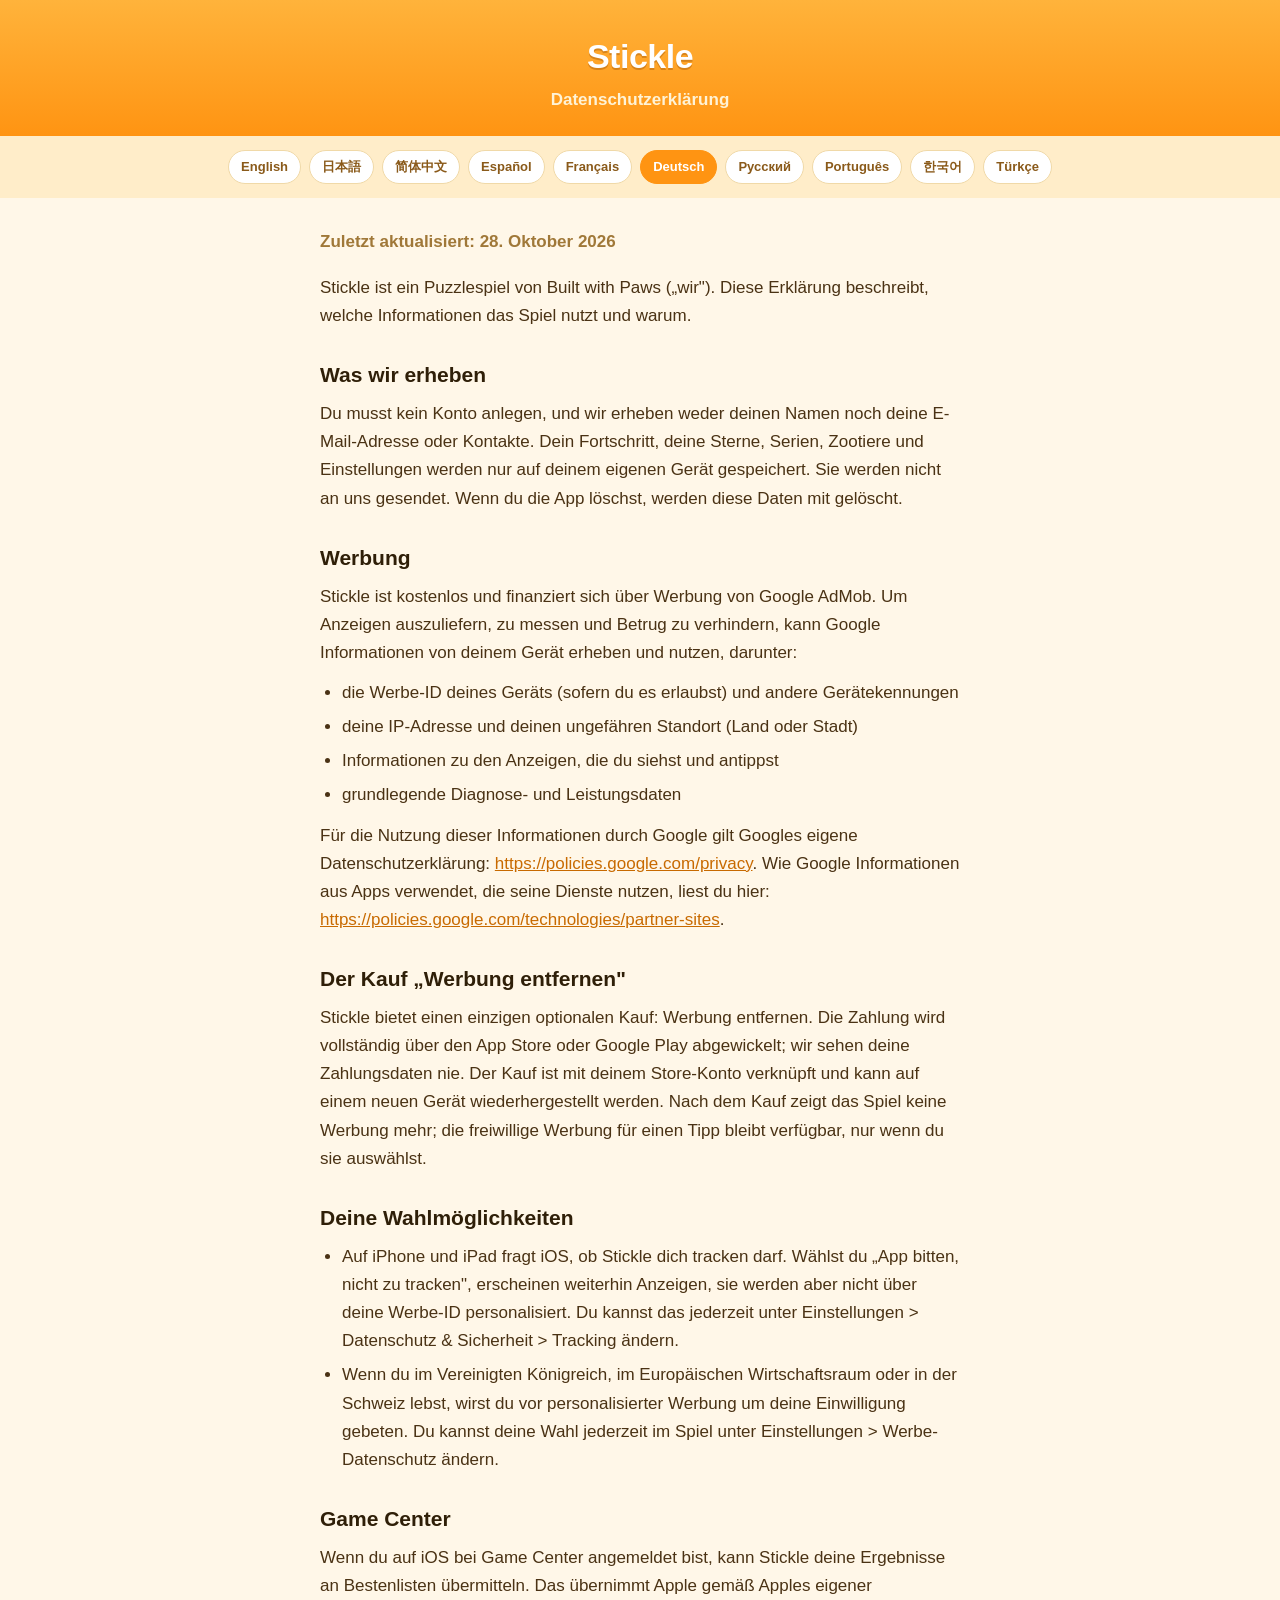
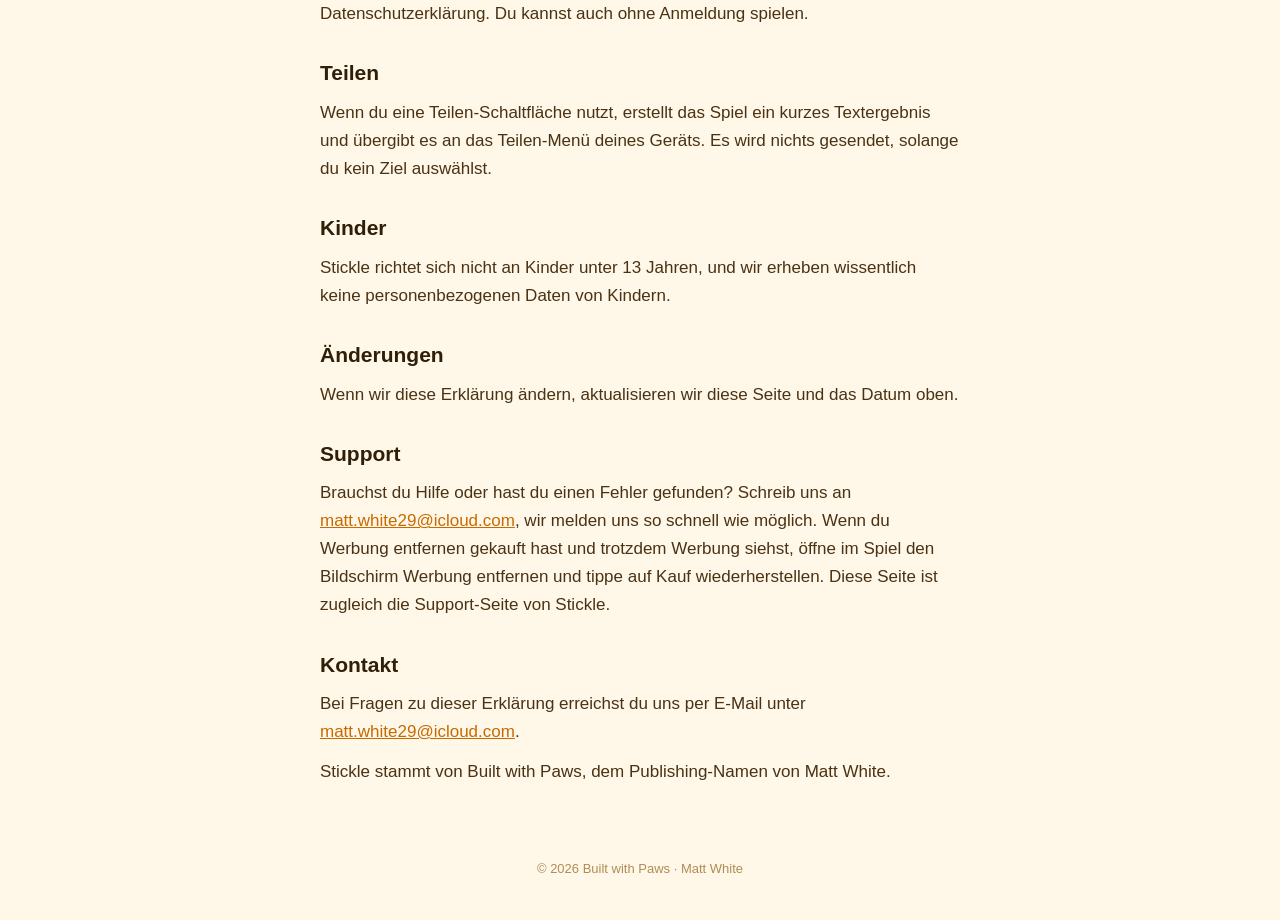
<file: de.html>
<!doctype html>
<html lang="de">
<head>
<meta charset="utf-8">
<meta name="viewport" content="width=device-width, initial-scale=1">
<title>Stickle – Datenschutzerklärung</title>
<style>
*{box-sizing:border-box;margin:0}
body{font-family:-apple-system,BlinkMacSystemFont,'Segoe UI',Roboto,'Helvetica Neue',Arial,sans-serif;
 background:#fff7e8;color:#4a3214;line-height:1.65;font-size:17px}
header{background:linear-gradient(180deg,#ffb33b,#ff9412);padding:28px 20px 22px;text-align:center}
header .mark{font-size:34px;font-weight:800;color:#fff;letter-spacing:-.5px;
 text-shadow:0 2px 0 rgba(140,70,0,.35)}
header .sub{color:#fff3d6;font-weight:600;margin-top:2px}
nav{display:flex;flex-wrap:wrap;gap:8px;justify-content:center;padding:14px 16px;background:#ffedc9}
nav a{font-size:13px;font-weight:700;color:#8a5a1a;text-decoration:none;background:#fff;
 padding:5px 12px;border-radius:99px;border:1px solid #f0d9a8}
nav a.on{background:#ff9412;color:#fff;border-color:#ff9412}
main{max-width:680px;margin:0 auto;padding:30px 20px 60px}
main .updated{color:#a07838;font-weight:600;margin-bottom:18px}
h2{font-size:21px;margin:28px 0 8px;color:#2f1f08}
p{margin:0 0 12px}
ul{margin:0 0 12px;padding-left:22px}
li{margin-bottom:6px}
a{color:#c86a00}
footer{text-align:center;color:#b08d55;font-size:13px;padding:0 20px 40px}
</style>
</head>
<body>
<header><div class="mark">Stickle</div><div class="sub">Datenschutzerklärung</div></header>
<nav><a href="en.html">English</a><a href="ja.html">日本語</a><a href="zh.html">简体中文</a><a href="es.html">Español</a><a href="fr.html">Français</a><a href="de.html" class="on">Deutsch</a><a href="ru.html">Русский</a><a href="pt.html">Português</a><a href="ko.html">한국어</a><a href="tr.html">Türkçe</a></nav>
<main>
<p class="updated">Zuletzt aktualisiert: 28. Oktober 2026</p>

<p>Stickle ist ein Puzzlespiel von Built with Paws („wir"). Diese Erklärung beschreibt, welche Informationen das Spiel nutzt und warum.</p>
<h2>Was wir erheben</h2>
<p>Du musst kein Konto anlegen, und wir erheben weder deinen Namen noch deine E-Mail-Adresse oder Kontakte. Dein Fortschritt, deine Sterne, Serien, Zootiere und Einstellungen werden nur auf deinem eigenen Gerät gespeichert. Sie werden nicht an uns gesendet. Wenn du die App löschst, werden diese Daten mit gelöscht.</p>
<h2>Werbung</h2>
<p>Stickle ist kostenlos und finanziert sich über Werbung von Google AdMob. Um Anzeigen auszuliefern, zu messen und Betrug zu verhindern, kann Google Informationen von deinem Gerät erheben und nutzen, darunter:</p>
<ul><li>die Werbe-ID deines Geräts (sofern du es erlaubst) und andere Gerätekennungen</li><li>deine IP-Adresse und deinen ungefähren Standort (Land oder Stadt)</li><li>Informationen zu den Anzeigen, die du siehst und antippst</li><li>grundlegende Diagnose- und Leistungsdaten</li></ul>
<p>Für die Nutzung dieser Informationen durch Google gilt Googles eigene Datenschutzerklärung: <a href="https://policies.google.com/privacy">https://policies.google.com/privacy</a>. Wie Google Informationen aus Apps verwendet, die seine Dienste nutzen, liest du hier: <a href="https://policies.google.com/technologies/partner-sites">https://policies.google.com/technologies/partner-sites</a>.</p>
<h2>Der Kauf „Werbung entfernen"</h2>
<p>Stickle bietet einen einzigen optionalen Kauf: Werbung entfernen. Die Zahlung wird vollständig über den App Store oder Google Play abgewickelt; wir sehen deine Zahlungsdaten nie. Der Kauf ist mit deinem Store-Konto verknüpft und kann auf einem neuen Gerät wiederhergestellt werden. Nach dem Kauf zeigt das Spiel keine Werbung mehr; die freiwillige Werbung für einen Tipp bleibt verfügbar, nur wenn du sie auswählst.</p>
<h2>Deine Wahlmöglichkeiten</h2>
<ul><li>Auf iPhone und iPad fragt iOS, ob Stickle dich tracken darf. Wählst du „App bitten, nicht zu tracken", erscheinen weiterhin Anzeigen, sie werden aber nicht über deine Werbe-ID personalisiert. Du kannst das jederzeit unter Einstellungen &gt; Datenschutz &amp; Sicherheit &gt; Tracking ändern.</li>
<li>Wenn du im Vereinigten Königreich, im Europäischen Wirtschaftsraum oder in der Schweiz lebst, wirst du vor personalisierter Werbung um deine Einwilligung gebeten. Du kannst deine Wahl jederzeit im Spiel unter Einstellungen &gt; Werbe-Datenschutz ändern.</li></ul>
<h2>Game Center</h2>
<p>Wenn du auf iOS bei Game Center angemeldet bist, kann Stickle deine Ergebnisse an Bestenlisten übermitteln. Das übernimmt Apple gemäß Apples eigener Datenschutzerklärung. Du kannst auch ohne Anmeldung spielen.</p>
<h2>Teilen</h2>
<p>Wenn du eine Teilen-Schaltfläche nutzt, erstellt das Spiel ein kurzes Textergebnis und übergibt es an das Teilen-Menü deines Geräts. Es wird nichts gesendet, solange du kein Ziel auswählst.</p>
<h2>Kinder</h2>
<p>Stickle richtet sich nicht an Kinder unter 13 Jahren, und wir erheben wissentlich keine personenbezogenen Daten von Kindern.</p>
<h2>Änderungen</h2>
<p>Wenn wir diese Erklärung ändern, aktualisieren wir diese Seite und das Datum oben.</p>
<h2>Support</h2>
<p>Brauchst du Hilfe oder hast du einen Fehler gefunden? Schreib uns an <a href="mailto:matt.white29@icloud.com">matt.white29@icloud.com</a>, wir melden uns so schnell wie möglich. Wenn du Werbung entfernen gekauft hast und trotzdem Werbung siehst, öffne im Spiel den Bildschirm Werbung entfernen und tippe auf Kauf wiederherstellen. Diese Seite ist zugleich die Support-Seite von Stickle.</p>
<h2>Kontakt</h2>
<p>Bei Fragen zu dieser Erklärung erreichst du uns per E-Mail unter <a href="mailto:matt.white29@icloud.com">matt.white29@icloud.com</a>.</p>
<p>Stickle stammt von Built with Paws, dem Publishing-Namen von Matt White.</p>
</main>
<footer>© 2026 Built with Paws · Matt White</footer>
</body>
</html>
</file>
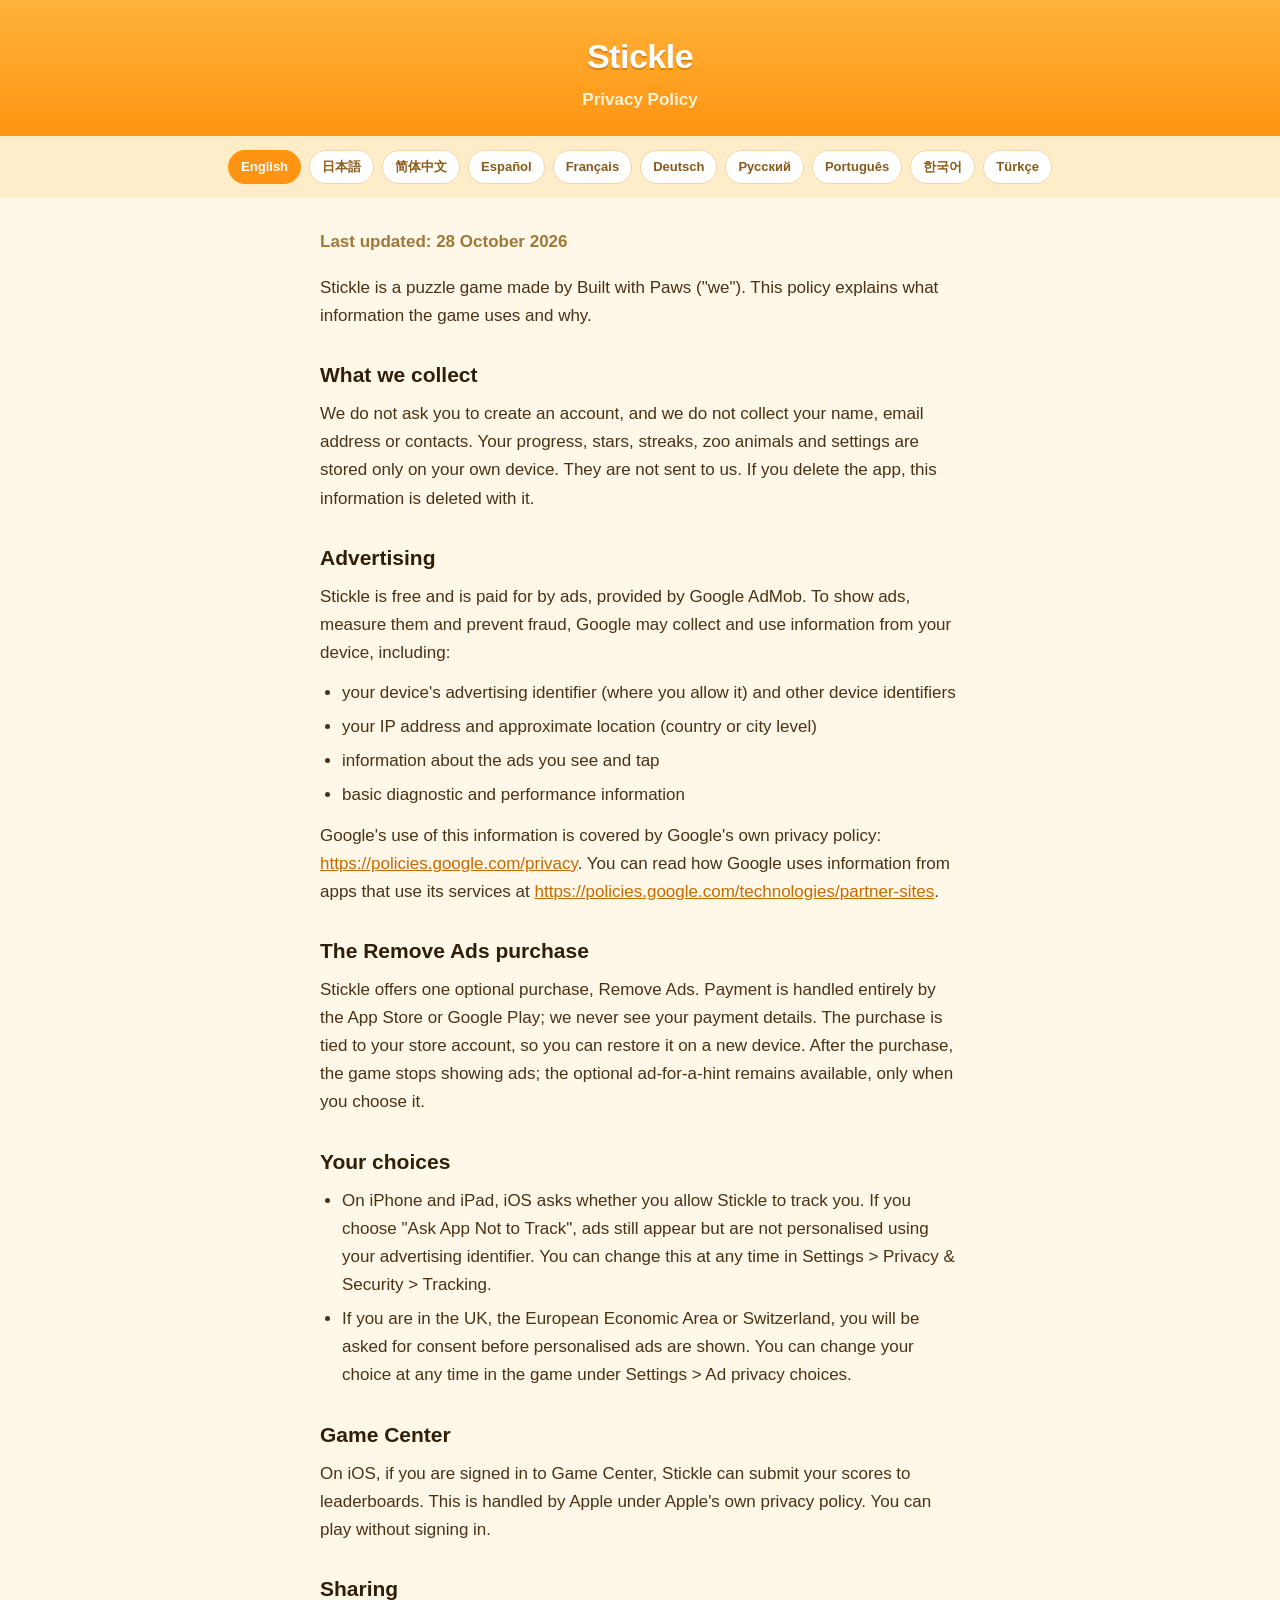
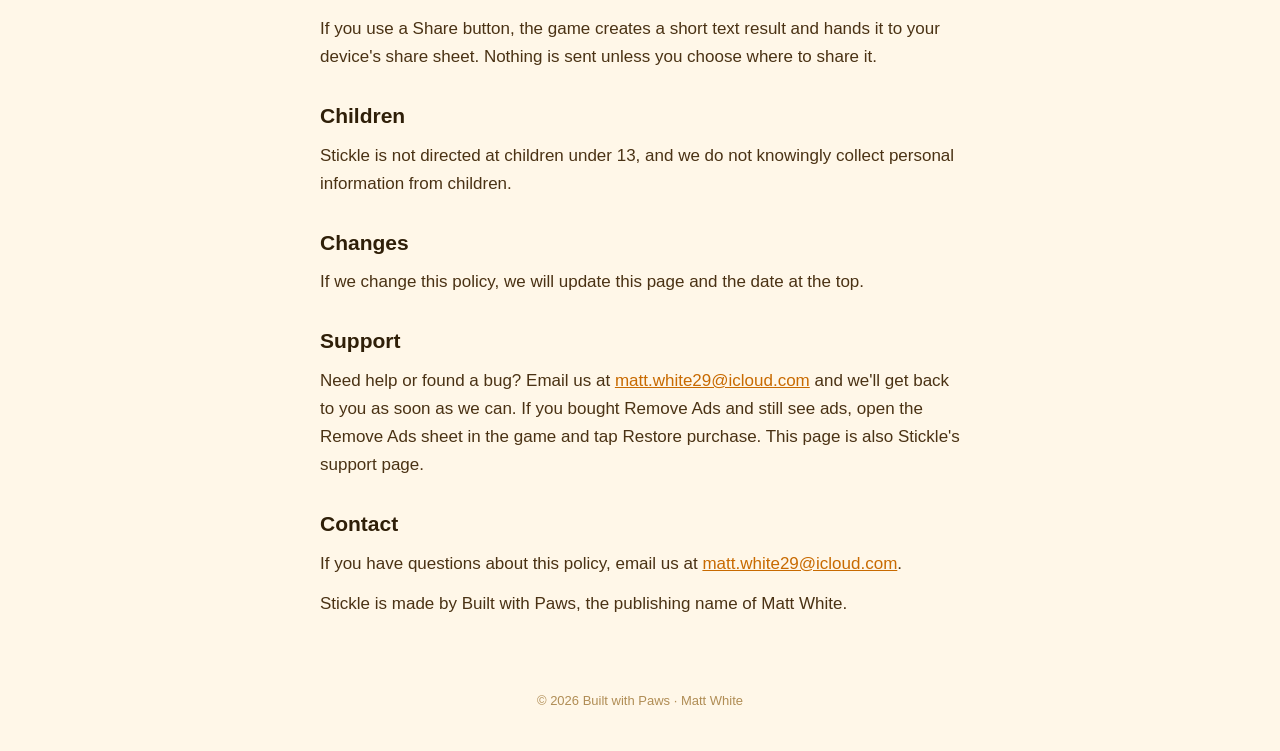
<file: en.html>
<!doctype html>
<html lang="en">
<head>
<meta charset="utf-8">
<meta name="viewport" content="width=device-width, initial-scale=1">
<title>Stickle – Privacy Policy</title>
<style>
*{box-sizing:border-box;margin:0}
body{font-family:-apple-system,BlinkMacSystemFont,'Segoe UI',Roboto,'Helvetica Neue',Arial,sans-serif;
 background:#fff7e8;color:#4a3214;line-height:1.65;font-size:17px}
header{background:linear-gradient(180deg,#ffb33b,#ff9412);padding:28px 20px 22px;text-align:center}
header .mark{font-size:34px;font-weight:800;color:#fff;letter-spacing:-.5px;
 text-shadow:0 2px 0 rgba(140,70,0,.35)}
header .sub{color:#fff3d6;font-weight:600;margin-top:2px}
nav{display:flex;flex-wrap:wrap;gap:8px;justify-content:center;padding:14px 16px;background:#ffedc9}
nav a{font-size:13px;font-weight:700;color:#8a5a1a;text-decoration:none;background:#fff;
 padding:5px 12px;border-radius:99px;border:1px solid #f0d9a8}
nav a.on{background:#ff9412;color:#fff;border-color:#ff9412}
main{max-width:680px;margin:0 auto;padding:30px 20px 60px}
main .updated{color:#a07838;font-weight:600;margin-bottom:18px}
h2{font-size:21px;margin:28px 0 8px;color:#2f1f08}
p{margin:0 0 12px}
ul{margin:0 0 12px;padding-left:22px}
li{margin-bottom:6px}
a{color:#c86a00}
footer{text-align:center;color:#b08d55;font-size:13px;padding:0 20px 40px}
</style>
</head>
<body>
<header><div class="mark">Stickle</div><div class="sub">Privacy Policy</div></header>
<nav><a href="en.html" class="on">English</a><a href="ja.html">日本語</a><a href="zh.html">简体中文</a><a href="es.html">Español</a><a href="fr.html">Français</a><a href="de.html">Deutsch</a><a href="ru.html">Русский</a><a href="pt.html">Português</a><a href="ko.html">한국어</a><a href="tr.html">Türkçe</a></nav>
<main>
<p class="updated">Last updated: 28 October 2026</p>

<p>Stickle is a puzzle game made by Built with Paws ("we"). This policy explains what information the game uses and why.</p>
<h2>What we collect</h2>
<p>We do not ask you to create an account, and we do not collect your name, email address or contacts. Your progress, stars, streaks, zoo animals and settings are stored only on your own device. They are not sent to us. If you delete the app, this information is deleted with it.</p>
<h2>Advertising</h2>
<p>Stickle is free and is paid for by ads, provided by Google AdMob. To show ads, measure them and prevent fraud, Google may collect and use information from your device, including:</p>
<ul><li>your device's advertising identifier (where you allow it) and other device identifiers</li><li>your IP address and approximate location (country or city level)</li><li>information about the ads you see and tap</li><li>basic diagnostic and performance information</li></ul>
<p>Google's use of this information is covered by Google's own privacy policy: <a href="https://policies.google.com/privacy">https://policies.google.com/privacy</a>. You can read how Google uses information from apps that use its services at <a href="https://policies.google.com/technologies/partner-sites">https://policies.google.com/technologies/partner-sites</a>.</p>
<h2>The Remove Ads purchase</h2>
<p>Stickle offers one optional purchase, Remove Ads. Payment is handled entirely by the App Store or Google Play; we never see your payment details. The purchase is tied to your store account, so you can restore it on a new device. After the purchase, the game stops showing ads; the optional ad-for-a-hint remains available, only when you choose it.</p>
<h2>Your choices</h2>
<ul><li>On iPhone and iPad, iOS asks whether you allow Stickle to track you. If you choose "Ask App Not to Track", ads still appear but are not personalised using your advertising identifier. You can change this at any time in Settings &gt; Privacy &amp; Security &gt; Tracking.</li>
<li>If you are in the UK, the European Economic Area or Switzerland, you will be asked for consent before personalised ads are shown. You can change your choice at any time in the game under Settings &gt; Ad privacy choices.</li></ul>
<h2>Game Center</h2>
<p>On iOS, if you are signed in to Game Center, Stickle can submit your scores to leaderboards. This is handled by Apple under Apple's own privacy policy. You can play without signing in.</p>
<h2>Sharing</h2>
<p>If you use a Share button, the game creates a short text result and hands it to your device's share sheet. Nothing is sent unless you choose where to share it.</p>
<h2>Children</h2>
<p>Stickle is not directed at children under 13, and we do not knowingly collect personal information from children.</p>
<h2>Changes</h2>
<p>If we change this policy, we will update this page and the date at the top.</p>
<h2>Support</h2>
<p>Need help or found a bug? Email us at <a href="mailto:matt.white29@icloud.com">matt.white29@icloud.com</a> and we'll get back to you as soon as we can. If you bought Remove Ads and still see ads, open the Remove Ads sheet in the game and tap Restore purchase. This page is also Stickle's support page.</p>
<h2>Contact</h2>
<p>If you have questions about this policy, email us at <a href="mailto:matt.white29@icloud.com">matt.white29@icloud.com</a>.</p>
<p>Stickle is made by Built with Paws, the publishing name of Matt White.</p>
</main>
<footer>© 2026 Built with Paws · Matt White</footer>
</body>
</html>
</file>
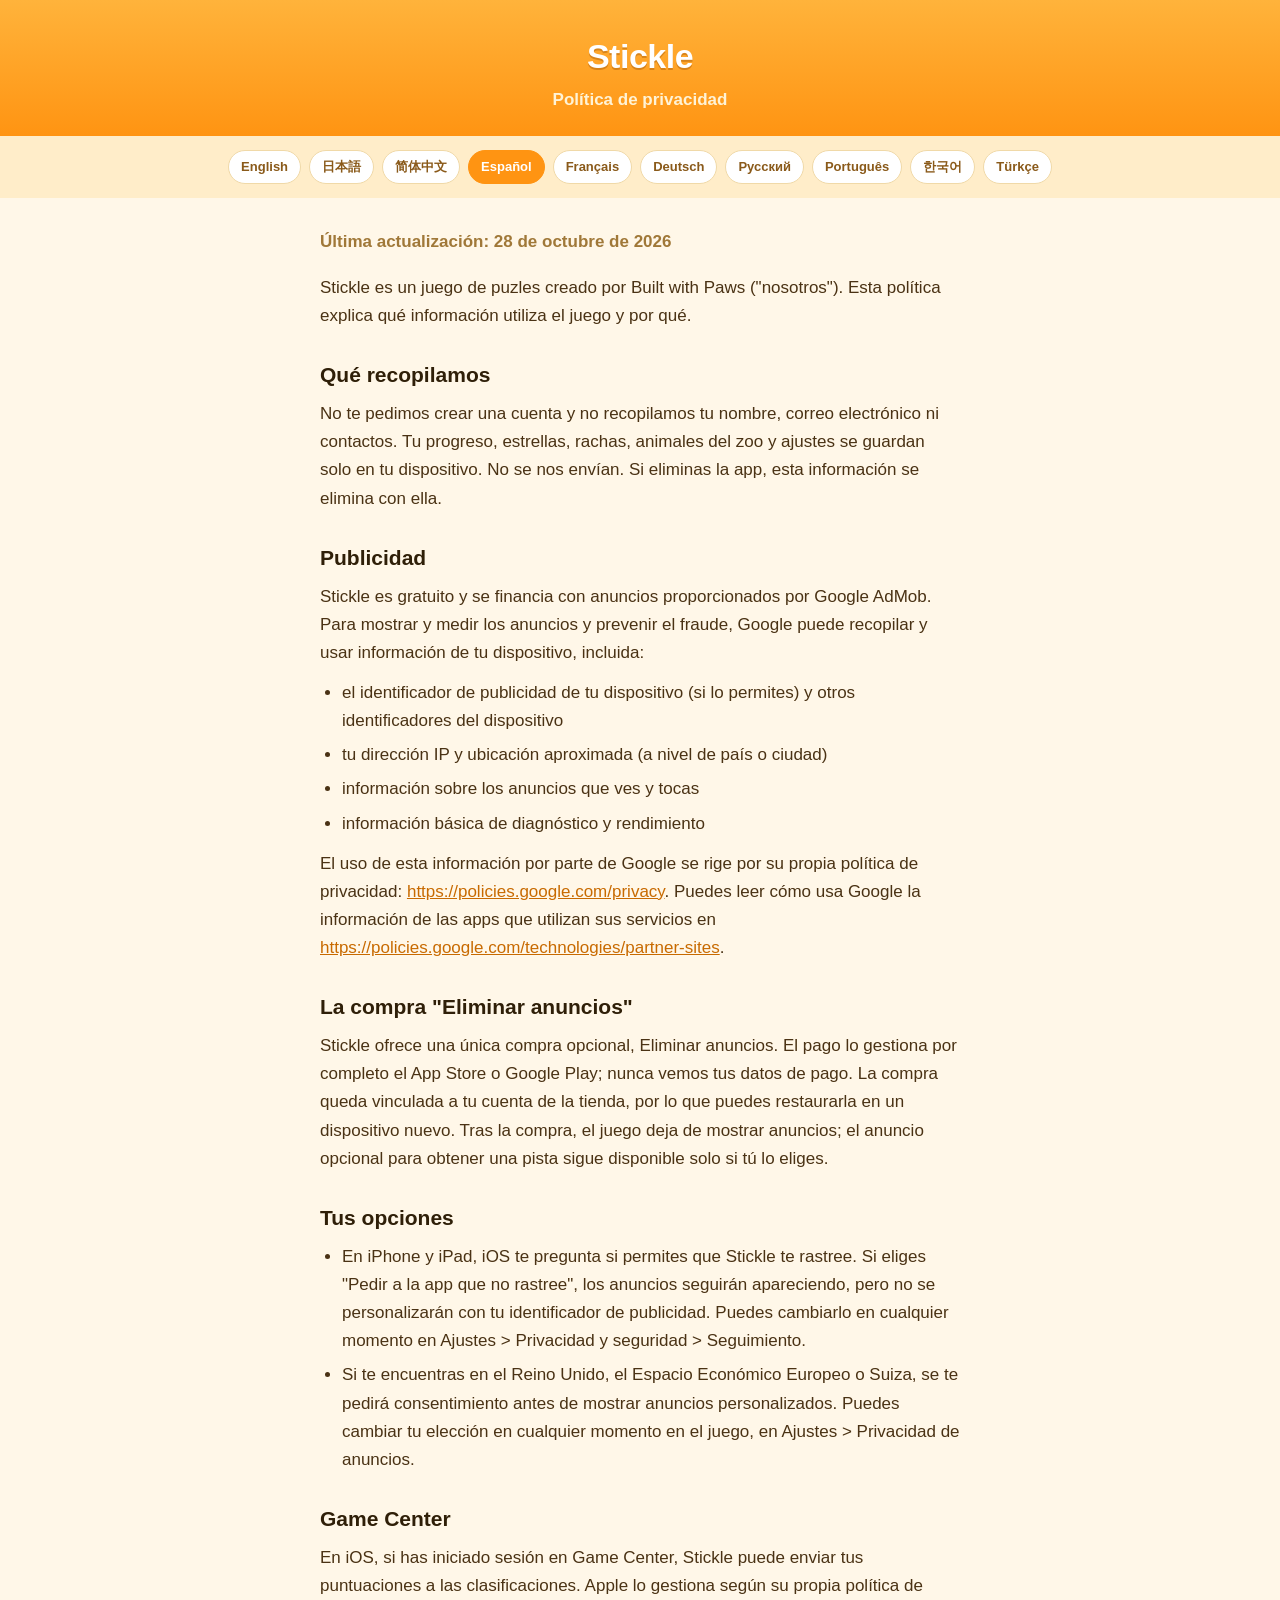
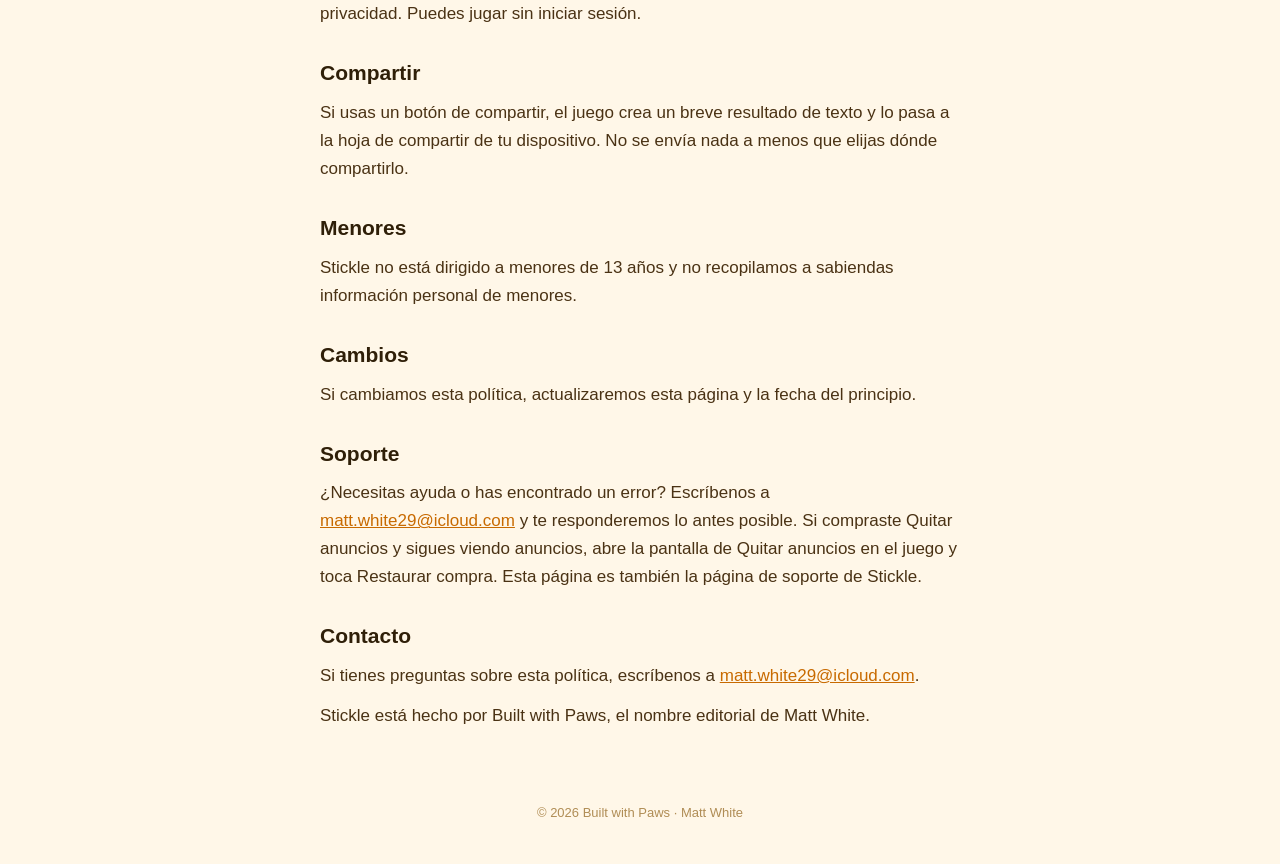
<file: es.html>
<!doctype html>
<html lang="es">
<head>
<meta charset="utf-8">
<meta name="viewport" content="width=device-width, initial-scale=1">
<title>Stickle – Política de privacidad</title>
<style>
*{box-sizing:border-box;margin:0}
body{font-family:-apple-system,BlinkMacSystemFont,'Segoe UI',Roboto,'Helvetica Neue',Arial,sans-serif;
 background:#fff7e8;color:#4a3214;line-height:1.65;font-size:17px}
header{background:linear-gradient(180deg,#ffb33b,#ff9412);padding:28px 20px 22px;text-align:center}
header .mark{font-size:34px;font-weight:800;color:#fff;letter-spacing:-.5px;
 text-shadow:0 2px 0 rgba(140,70,0,.35)}
header .sub{color:#fff3d6;font-weight:600;margin-top:2px}
nav{display:flex;flex-wrap:wrap;gap:8px;justify-content:center;padding:14px 16px;background:#ffedc9}
nav a{font-size:13px;font-weight:700;color:#8a5a1a;text-decoration:none;background:#fff;
 padding:5px 12px;border-radius:99px;border:1px solid #f0d9a8}
nav a.on{background:#ff9412;color:#fff;border-color:#ff9412}
main{max-width:680px;margin:0 auto;padding:30px 20px 60px}
main .updated{color:#a07838;font-weight:600;margin-bottom:18px}
h2{font-size:21px;margin:28px 0 8px;color:#2f1f08}
p{margin:0 0 12px}
ul{margin:0 0 12px;padding-left:22px}
li{margin-bottom:6px}
a{color:#c86a00}
footer{text-align:center;color:#b08d55;font-size:13px;padding:0 20px 40px}
</style>
</head>
<body>
<header><div class="mark">Stickle</div><div class="sub">Política de privacidad</div></header>
<nav><a href="en.html">English</a><a href="ja.html">日本語</a><a href="zh.html">简体中文</a><a href="es.html" class="on">Español</a><a href="fr.html">Français</a><a href="de.html">Deutsch</a><a href="ru.html">Русский</a><a href="pt.html">Português</a><a href="ko.html">한국어</a><a href="tr.html">Türkçe</a></nav>
<main>
<p class="updated">Última actualización: 28 de octubre de 2026</p>

<p>Stickle es un juego de puzles creado por Built with Paws ("nosotros"). Esta política explica qué información utiliza el juego y por qué.</p>
<h2>Qué recopilamos</h2>
<p>No te pedimos crear una cuenta y no recopilamos tu nombre, correo electrónico ni contactos. Tu progreso, estrellas, rachas, animales del zoo y ajustes se guardan solo en tu dispositivo. No se nos envían. Si eliminas la app, esta información se elimina con ella.</p>
<h2>Publicidad</h2>
<p>Stickle es gratuito y se financia con anuncios proporcionados por Google AdMob. Para mostrar y medir los anuncios y prevenir el fraude, Google puede recopilar y usar información de tu dispositivo, incluida:</p>
<ul><li>el identificador de publicidad de tu dispositivo (si lo permites) y otros identificadores del dispositivo</li><li>tu dirección IP y ubicación aproximada (a nivel de país o ciudad)</li><li>información sobre los anuncios que ves y tocas</li><li>información básica de diagnóstico y rendimiento</li></ul>
<p>El uso de esta información por parte de Google se rige por su propia política de privacidad: <a href="https://policies.google.com/privacy">https://policies.google.com/privacy</a>. Puedes leer cómo usa Google la información de las apps que utilizan sus servicios en <a href="https://policies.google.com/technologies/partner-sites">https://policies.google.com/technologies/partner-sites</a>.</p>
<h2>La compra "Eliminar anuncios"</h2>
<p>Stickle ofrece una única compra opcional, Eliminar anuncios. El pago lo gestiona por completo el App Store o Google Play; nunca vemos tus datos de pago. La compra queda vinculada a tu cuenta de la tienda, por lo que puedes restaurarla en un dispositivo nuevo. Tras la compra, el juego deja de mostrar anuncios; el anuncio opcional para obtener una pista sigue disponible solo si tú lo eliges.</p>
<h2>Tus opciones</h2>
<ul><li>En iPhone y iPad, iOS te pregunta si permites que Stickle te rastree. Si eliges "Pedir a la app que no rastree", los anuncios seguirán apareciendo, pero no se personalizarán con tu identificador de publicidad. Puedes cambiarlo en cualquier momento en Ajustes &gt; Privacidad y seguridad &gt; Seguimiento.</li>
<li>Si te encuentras en el Reino Unido, el Espacio Económico Europeo o Suiza, se te pedirá consentimiento antes de mostrar anuncios personalizados. Puedes cambiar tu elección en cualquier momento en el juego, en Ajustes &gt; Privacidad de anuncios.</li></ul>
<h2>Game Center</h2>
<p>En iOS, si has iniciado sesión en Game Center, Stickle puede enviar tus puntuaciones a las clasificaciones. Apple lo gestiona según su propia política de privacidad. Puedes jugar sin iniciar sesión.</p>
<h2>Compartir</h2>
<p>Si usas un botón de compartir, el juego crea un breve resultado de texto y lo pasa a la hoja de compartir de tu dispositivo. No se envía nada a menos que elijas dónde compartirlo.</p>
<h2>Menores</h2>
<p>Stickle no está dirigido a menores de 13 años y no recopilamos a sabiendas información personal de menores.</p>
<h2>Cambios</h2>
<p>Si cambiamos esta política, actualizaremos esta página y la fecha del principio.</p>
<h2>Soporte</h2>
<p>¿Necesitas ayuda o has encontrado un error? Escríbenos a <a href="mailto:matt.white29@icloud.com">matt.white29@icloud.com</a> y te responderemos lo antes posible. Si compraste Quitar anuncios y sigues viendo anuncios, abre la pantalla de Quitar anuncios en el juego y toca Restaurar compra. Esta página es también la página de soporte de Stickle.</p>
<h2>Contacto</h2>
<p>Si tienes preguntas sobre esta política, escríbenos a <a href="mailto:matt.white29@icloud.com">matt.white29@icloud.com</a>.</p>
<p>Stickle está hecho por Built with Paws, el nombre editorial de Matt White.</p>
</main>
<footer>© 2026 Built with Paws · Matt White</footer>
</body>
</html>
</file>
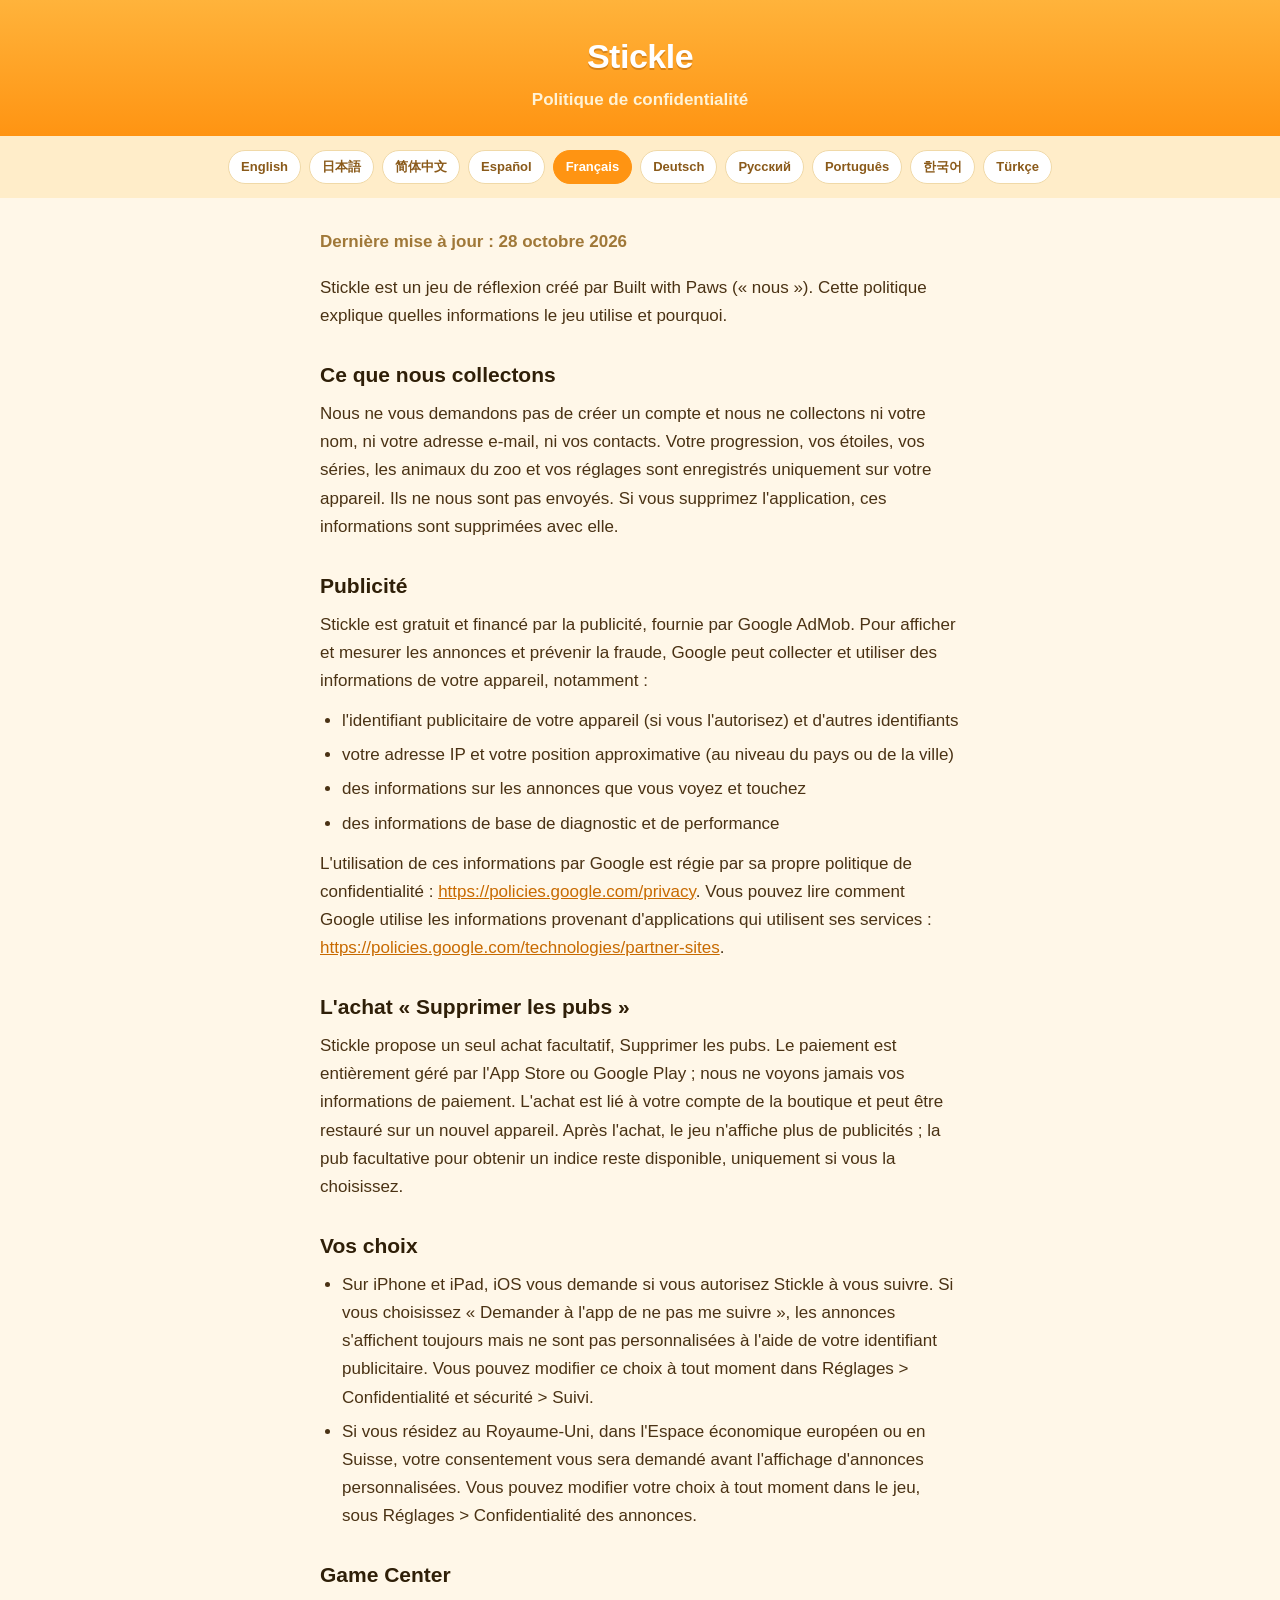
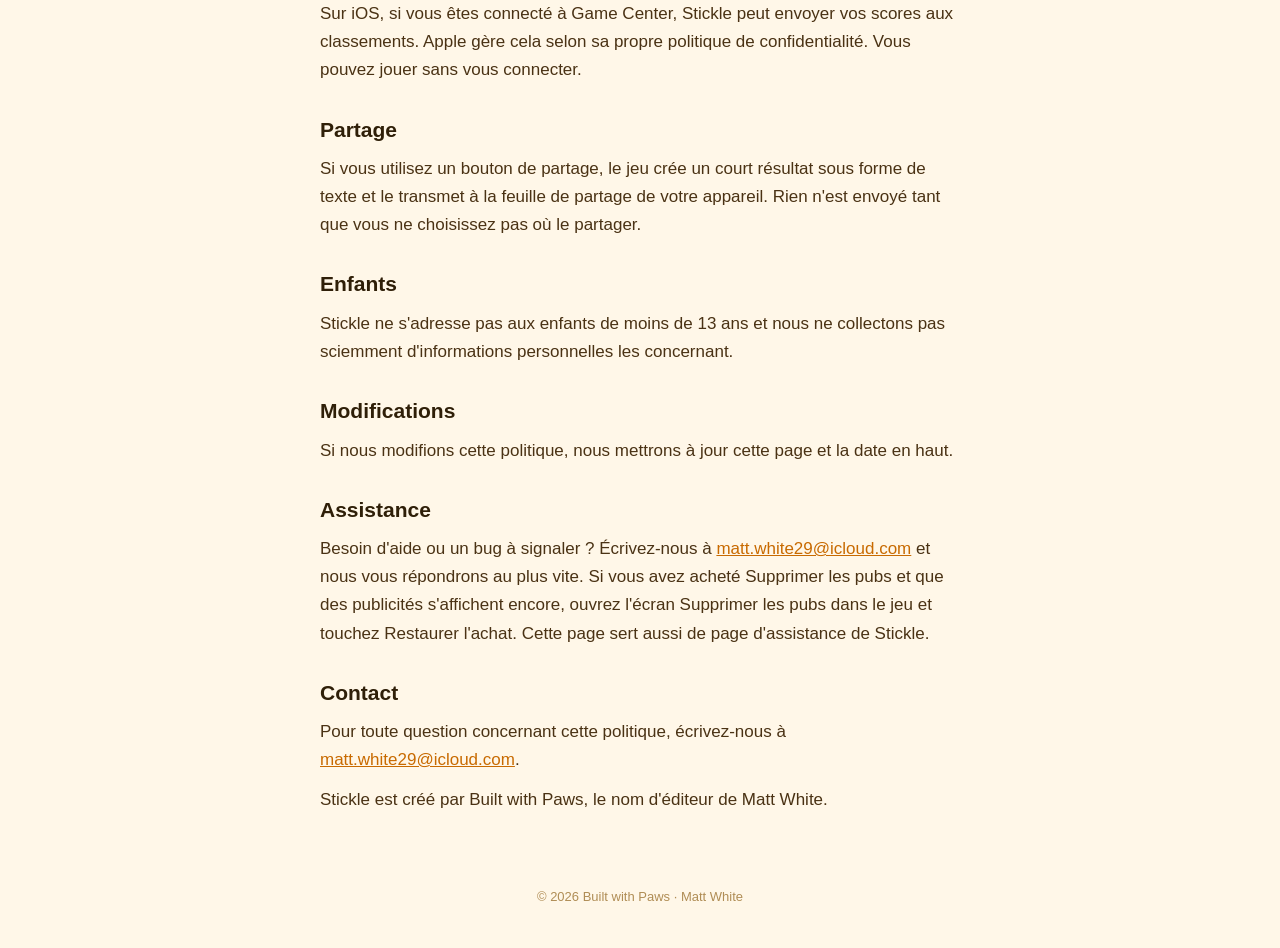
<file: fr.html>
<!doctype html>
<html lang="fr">
<head>
<meta charset="utf-8">
<meta name="viewport" content="width=device-width, initial-scale=1">
<title>Stickle – Politique de confidentialité</title>
<style>
*{box-sizing:border-box;margin:0}
body{font-family:-apple-system,BlinkMacSystemFont,'Segoe UI',Roboto,'Helvetica Neue',Arial,sans-serif;
 background:#fff7e8;color:#4a3214;line-height:1.65;font-size:17px}
header{background:linear-gradient(180deg,#ffb33b,#ff9412);padding:28px 20px 22px;text-align:center}
header .mark{font-size:34px;font-weight:800;color:#fff;letter-spacing:-.5px;
 text-shadow:0 2px 0 rgba(140,70,0,.35)}
header .sub{color:#fff3d6;font-weight:600;margin-top:2px}
nav{display:flex;flex-wrap:wrap;gap:8px;justify-content:center;padding:14px 16px;background:#ffedc9}
nav a{font-size:13px;font-weight:700;color:#8a5a1a;text-decoration:none;background:#fff;
 padding:5px 12px;border-radius:99px;border:1px solid #f0d9a8}
nav a.on{background:#ff9412;color:#fff;border-color:#ff9412}
main{max-width:680px;margin:0 auto;padding:30px 20px 60px}
main .updated{color:#a07838;font-weight:600;margin-bottom:18px}
h2{font-size:21px;margin:28px 0 8px;color:#2f1f08}
p{margin:0 0 12px}
ul{margin:0 0 12px;padding-left:22px}
li{margin-bottom:6px}
a{color:#c86a00}
footer{text-align:center;color:#b08d55;font-size:13px;padding:0 20px 40px}
</style>
</head>
<body>
<header><div class="mark">Stickle</div><div class="sub">Politique de confidentialité</div></header>
<nav><a href="en.html">English</a><a href="ja.html">日本語</a><a href="zh.html">简体中文</a><a href="es.html">Español</a><a href="fr.html" class="on">Français</a><a href="de.html">Deutsch</a><a href="ru.html">Русский</a><a href="pt.html">Português</a><a href="ko.html">한국어</a><a href="tr.html">Türkçe</a></nav>
<main>
<p class="updated">Dernière mise à jour : 28 octobre 2026</p>

<p>Stickle est un jeu de réflexion créé par Built with Paws (« nous »). Cette politique explique quelles informations le jeu utilise et pourquoi.</p>
<h2>Ce que nous collectons</h2>
<p>Nous ne vous demandons pas de créer un compte et nous ne collectons ni votre nom, ni votre adresse e-mail, ni vos contacts. Votre progression, vos étoiles, vos séries, les animaux du zoo et vos réglages sont enregistrés uniquement sur votre appareil. Ils ne nous sont pas envoyés. Si vous supprimez l'application, ces informations sont supprimées avec elle.</p>
<h2>Publicité</h2>
<p>Stickle est gratuit et financé par la publicité, fournie par Google AdMob. Pour afficher et mesurer les annonces et prévenir la fraude, Google peut collecter et utiliser des informations de votre appareil, notamment :</p>
<ul><li>l'identifiant publicitaire de votre appareil (si vous l'autorisez) et d'autres identifiants</li><li>votre adresse IP et votre position approximative (au niveau du pays ou de la ville)</li><li>des informations sur les annonces que vous voyez et touchez</li><li>des informations de base de diagnostic et de performance</li></ul>
<p>L'utilisation de ces informations par Google est régie par sa propre politique de confidentialité : <a href="https://policies.google.com/privacy">https://policies.google.com/privacy</a>. Vous pouvez lire comment Google utilise les informations provenant d'applications qui utilisent ses services : <a href="https://policies.google.com/technologies/partner-sites">https://policies.google.com/technologies/partner-sites</a>.</p>
<h2>L'achat « Supprimer les pubs »</h2>
<p>Stickle propose un seul achat facultatif, Supprimer les pubs. Le paiement est entièrement géré par l'App Store ou Google Play ; nous ne voyons jamais vos informations de paiement. L'achat est lié à votre compte de la boutique et peut être restauré sur un nouvel appareil. Après l'achat, le jeu n'affiche plus de publicités ; la pub facultative pour obtenir un indice reste disponible, uniquement si vous la choisissez.</p>
<h2>Vos choix</h2>
<ul><li>Sur iPhone et iPad, iOS vous demande si vous autorisez Stickle à vous suivre. Si vous choisissez « Demander à l'app de ne pas me suivre », les annonces s'affichent toujours mais ne sont pas personnalisées à l'aide de votre identifiant publicitaire. Vous pouvez modifier ce choix à tout moment dans Réglages &gt; Confidentialité et sécurité &gt; Suivi.</li>
<li>Si vous résidez au Royaume-Uni, dans l'Espace économique européen ou en Suisse, votre consentement vous sera demandé avant l'affichage d'annonces personnalisées. Vous pouvez modifier votre choix à tout moment dans le jeu, sous Réglages &gt; Confidentialité des annonces.</li></ul>
<h2>Game Center</h2>
<p>Sur iOS, si vous êtes connecté à Game Center, Stickle peut envoyer vos scores aux classements. Apple gère cela selon sa propre politique de confidentialité. Vous pouvez jouer sans vous connecter.</p>
<h2>Partage</h2>
<p>Si vous utilisez un bouton de partage, le jeu crée un court résultat sous forme de texte et le transmet à la feuille de partage de votre appareil. Rien n'est envoyé tant que vous ne choisissez pas où le partager.</p>
<h2>Enfants</h2>
<p>Stickle ne s'adresse pas aux enfants de moins de 13 ans et nous ne collectons pas sciemment d'informations personnelles les concernant.</p>
<h2>Modifications</h2>
<p>Si nous modifions cette politique, nous mettrons à jour cette page et la date en haut.</p>
<h2>Assistance</h2>
<p>Besoin d'aide ou un bug à signaler ? Écrivez-nous à <a href="mailto:matt.white29@icloud.com">matt.white29@icloud.com</a> et nous vous répondrons au plus vite. Si vous avez acheté Supprimer les pubs et que des publicités s'affichent encore, ouvrez l'écran Supprimer les pubs dans le jeu et touchez Restaurer l'achat. Cette page sert aussi de page d'assistance de Stickle.</p>
<h2>Contact</h2>
<p>Pour toute question concernant cette politique, écrivez-nous à <a href="mailto:matt.white29@icloud.com">matt.white29@icloud.com</a>.</p>
<p>Stickle est créé par Built with Paws, le nom d'éditeur de Matt White.</p>
</main>
<footer>© 2026 Built with Paws · Matt White</footer>
</body>
</html>
</file>
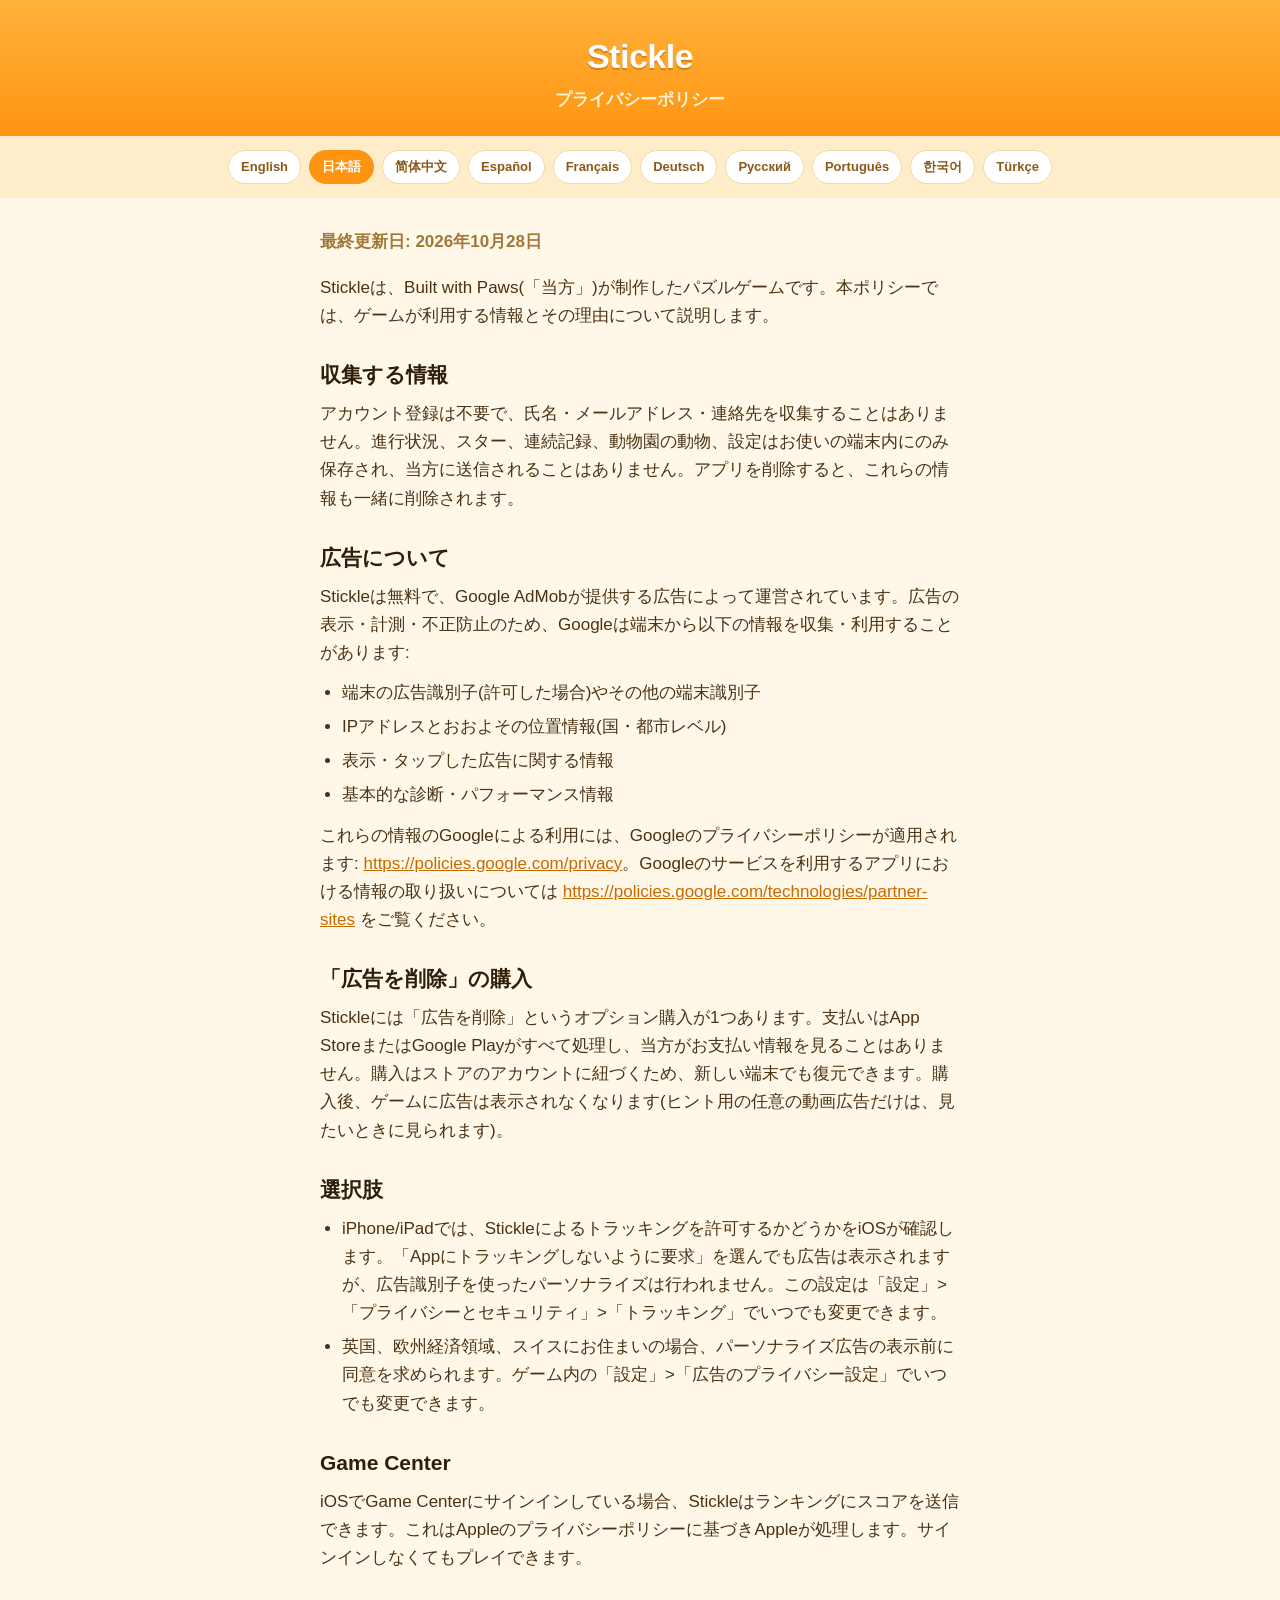
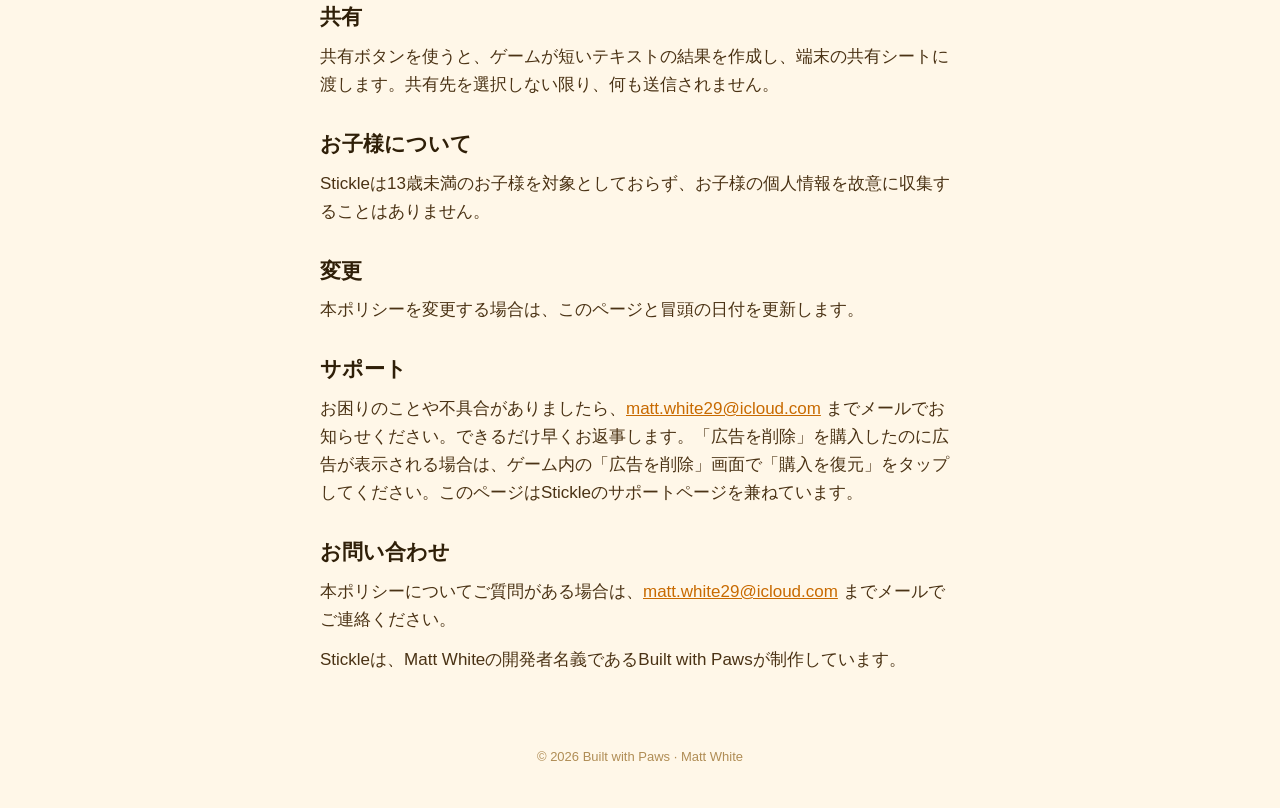
<file: ja.html>
<!doctype html>
<html lang="ja">
<head>
<meta charset="utf-8">
<meta name="viewport" content="width=device-width, initial-scale=1">
<title>Stickle – プライバシーポリシー</title>
<style>
*{box-sizing:border-box;margin:0}
body{font-family:-apple-system,BlinkMacSystemFont,'Segoe UI',Roboto,'Helvetica Neue',Arial,sans-serif;
 background:#fff7e8;color:#4a3214;line-height:1.65;font-size:17px}
header{background:linear-gradient(180deg,#ffb33b,#ff9412);padding:28px 20px 22px;text-align:center}
header .mark{font-size:34px;font-weight:800;color:#fff;letter-spacing:-.5px;
 text-shadow:0 2px 0 rgba(140,70,0,.35)}
header .sub{color:#fff3d6;font-weight:600;margin-top:2px}
nav{display:flex;flex-wrap:wrap;gap:8px;justify-content:center;padding:14px 16px;background:#ffedc9}
nav a{font-size:13px;font-weight:700;color:#8a5a1a;text-decoration:none;background:#fff;
 padding:5px 12px;border-radius:99px;border:1px solid #f0d9a8}
nav a.on{background:#ff9412;color:#fff;border-color:#ff9412}
main{max-width:680px;margin:0 auto;padding:30px 20px 60px}
main .updated{color:#a07838;font-weight:600;margin-bottom:18px}
h2{font-size:21px;margin:28px 0 8px;color:#2f1f08}
p{margin:0 0 12px}
ul{margin:0 0 12px;padding-left:22px}
li{margin-bottom:6px}
a{color:#c86a00}
footer{text-align:center;color:#b08d55;font-size:13px;padding:0 20px 40px}
</style>
</head>
<body>
<header><div class="mark">Stickle</div><div class="sub">プライバシーポリシー</div></header>
<nav><a href="en.html">English</a><a href="ja.html" class="on">日本語</a><a href="zh.html">简体中文</a><a href="es.html">Español</a><a href="fr.html">Français</a><a href="de.html">Deutsch</a><a href="ru.html">Русский</a><a href="pt.html">Português</a><a href="ko.html">한국어</a><a href="tr.html">Türkçe</a></nav>
<main>
<p class="updated">最終更新日: 2026年10月28日</p>

<p>Stickleは、Built with Paws(「当方」)が制作したパズルゲームです。本ポリシーでは、ゲームが利用する情報とその理由について説明します。</p>
<h2>収集する情報</h2>
<p>アカウント登録は不要で、氏名・メールアドレス・連絡先を収集することはありません。進行状況、スター、連続記録、動物園の動物、設定はお使いの端末内にのみ保存され、当方に送信されることはありません。アプリを削除すると、これらの情報も一緒に削除されます。</p>
<h2>広告について</h2>
<p>Stickleは無料で、Google AdMobが提供する広告によって運営されています。広告の表示・計測・不正防止のため、Googleは端末から以下の情報を収集・利用することがあります:</p>
<ul><li>端末の広告識別子(許可した場合)やその他の端末識別子</li><li>IPアドレスとおおよその位置情報(国・都市レベル)</li><li>表示・タップした広告に関する情報</li><li>基本的な診断・パフォーマンス情報</li></ul>
<p>これらの情報のGoogleによる利用には、Googleのプライバシーポリシーが適用されます: <a href="https://policies.google.com/privacy">https://policies.google.com/privacy</a>。Googleのサービスを利用するアプリにおける情報の取り扱いについては <a href="https://policies.google.com/technologies/partner-sites">https://policies.google.com/technologies/partner-sites</a> をご覧ください。</p>
<h2>「広告を削除」の購入</h2>
<p>Stickleには「広告を削除」というオプション購入が1つあります。支払いはApp StoreまたはGoogle Playがすべて処理し、当方がお支払い情報を見ることはありません。購入はストアのアカウントに紐づくため、新しい端末でも復元できます。購入後、ゲームに広告は表示されなくなります(ヒント用の任意の動画広告だけは、見たいときに見られます)。</p>
<h2>選択肢</h2>
<ul><li>iPhone/iPadでは、Stickleによるトラッキングを許可するかどうかをiOSが確認します。「Appにトラッキングしないように要求」を選んでも広告は表示されますが、広告識別子を使ったパーソナライズは行われません。この設定は「設定」>「プライバシーとセキュリティ」>「トラッキング」でいつでも変更できます。</li>
<li>英国、欧州経済領域、スイスにお住まいの場合、パーソナライズ広告の表示前に同意を求められます。ゲーム内の「設定」>「広告のプライバシー設定」でいつでも変更できます。</li></ul>
<h2>Game Center</h2>
<p>iOSでGame Centerにサインインしている場合、Stickleはランキングにスコアを送信できます。これはAppleのプライバシーポリシーに基づきAppleが処理します。サインインしなくてもプレイできます。</p>
<h2>共有</h2>
<p>共有ボタンを使うと、ゲームが短いテキストの結果を作成し、端末の共有シートに渡します。共有先を選択しない限り、何も送信されません。</p>
<h2>お子様について</h2>
<p>Stickleは13歳未満のお子様を対象としておらず、お子様の個人情報を故意に収集することはありません。</p>
<h2>変更</h2>
<p>本ポリシーを変更する場合は、このページと冒頭の日付を更新します。</p>
<h2>サポート</h2>
<p>お困りのことや不具合がありましたら、<a href="mailto:matt.white29@icloud.com">matt.white29@icloud.com</a> までメールでお知らせください。できるだけ早くお返事します。「広告を削除」を購入したのに広告が表示される場合は、ゲーム内の「広告を削除」画面で「購入を復元」をタップしてください。このページはStickleのサポートページを兼ねています。</p>
<h2>お問い合わせ</h2>
<p>本ポリシーについてご質問がある場合は、<a href="mailto:matt.white29@icloud.com">matt.white29@icloud.com</a> までメールでご連絡ください。</p>
<p>Stickleは、Matt Whiteの開発者名義であるBuilt with Pawsが制作しています。</p>
</main>
<footer>© 2026 Built with Paws · Matt White</footer>
</body>
</html>
</file>
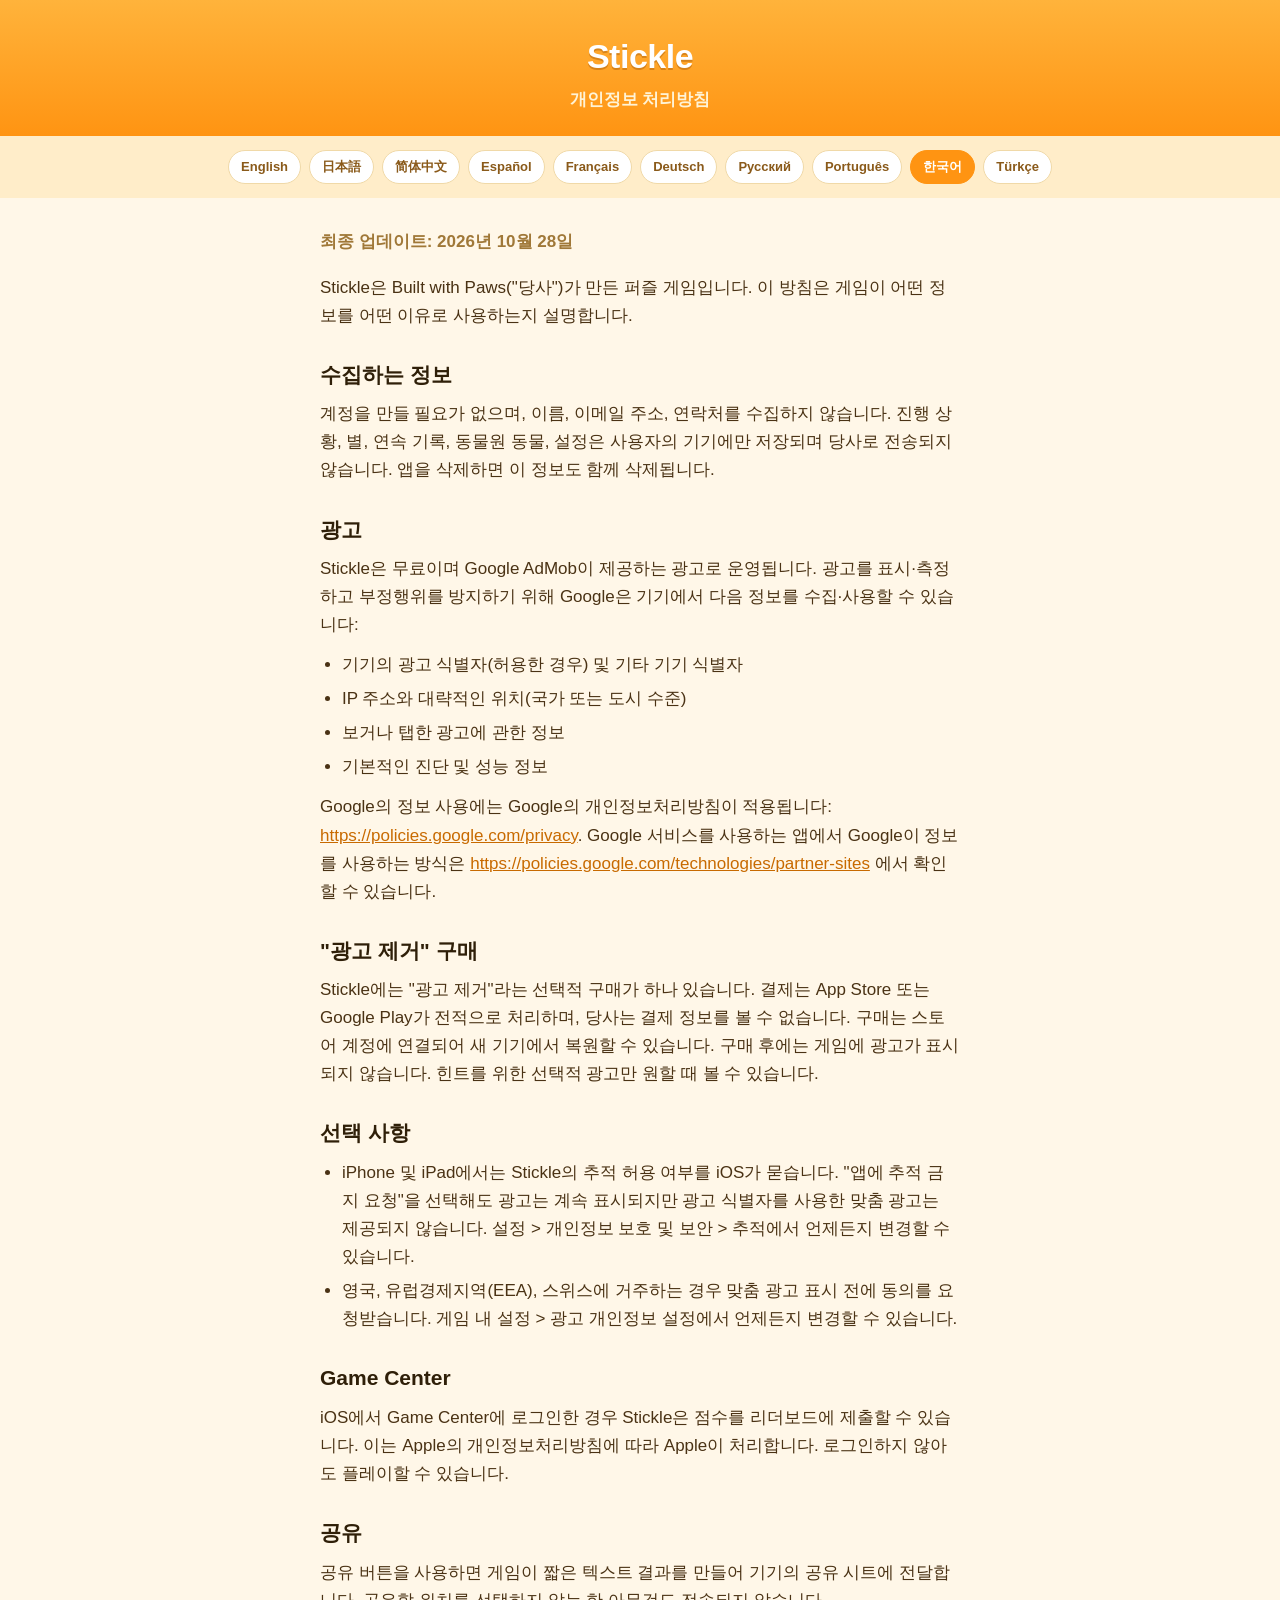
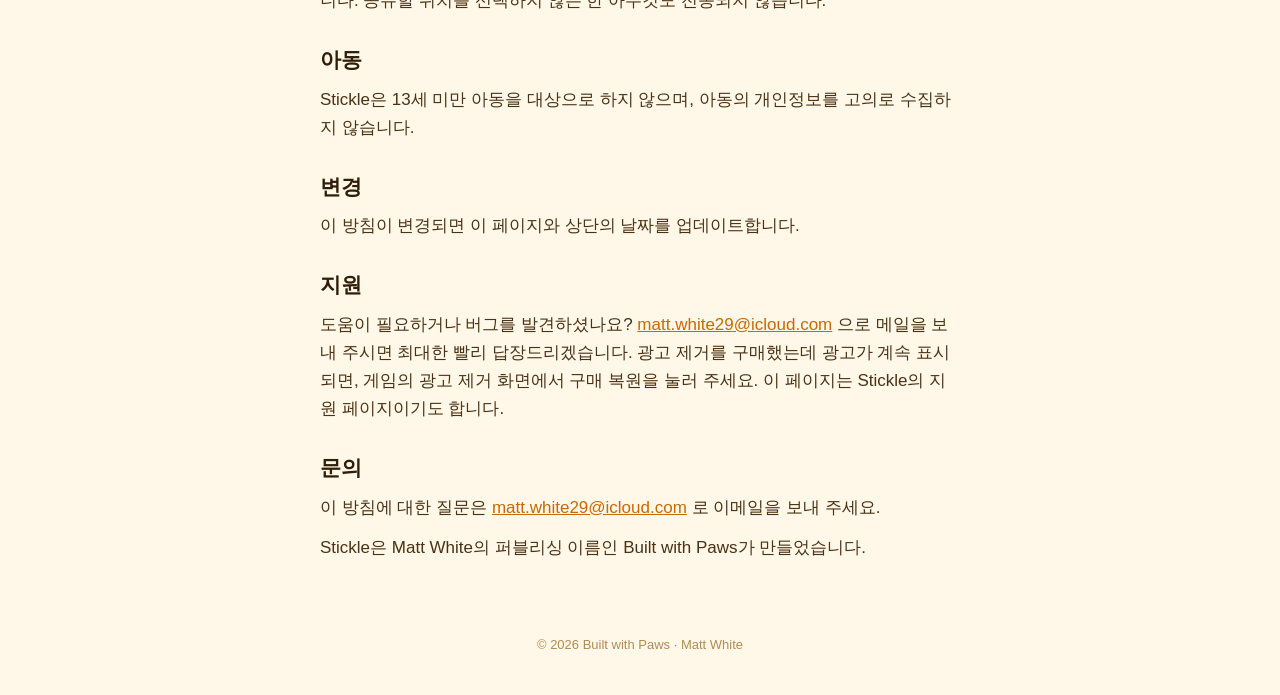
<file: ko.html>
<!doctype html>
<html lang="ko">
<head>
<meta charset="utf-8">
<meta name="viewport" content="width=device-width, initial-scale=1">
<title>Stickle – 개인정보 처리방침</title>
<style>
*{box-sizing:border-box;margin:0}
body{font-family:-apple-system,BlinkMacSystemFont,'Segoe UI',Roboto,'Helvetica Neue',Arial,sans-serif;
 background:#fff7e8;color:#4a3214;line-height:1.65;font-size:17px}
header{background:linear-gradient(180deg,#ffb33b,#ff9412);padding:28px 20px 22px;text-align:center}
header .mark{font-size:34px;font-weight:800;color:#fff;letter-spacing:-.5px;
 text-shadow:0 2px 0 rgba(140,70,0,.35)}
header .sub{color:#fff3d6;font-weight:600;margin-top:2px}
nav{display:flex;flex-wrap:wrap;gap:8px;justify-content:center;padding:14px 16px;background:#ffedc9}
nav a{font-size:13px;font-weight:700;color:#8a5a1a;text-decoration:none;background:#fff;
 padding:5px 12px;border-radius:99px;border:1px solid #f0d9a8}
nav a.on{background:#ff9412;color:#fff;border-color:#ff9412}
main{max-width:680px;margin:0 auto;padding:30px 20px 60px}
main .updated{color:#a07838;font-weight:600;margin-bottom:18px}
h2{font-size:21px;margin:28px 0 8px;color:#2f1f08}
p{margin:0 0 12px}
ul{margin:0 0 12px;padding-left:22px}
li{margin-bottom:6px}
a{color:#c86a00}
footer{text-align:center;color:#b08d55;font-size:13px;padding:0 20px 40px}
</style>
</head>
<body>
<header><div class="mark">Stickle</div><div class="sub">개인정보 처리방침</div></header>
<nav><a href="en.html">English</a><a href="ja.html">日本語</a><a href="zh.html">简体中文</a><a href="es.html">Español</a><a href="fr.html">Français</a><a href="de.html">Deutsch</a><a href="ru.html">Русский</a><a href="pt.html">Português</a><a href="ko.html" class="on">한국어</a><a href="tr.html">Türkçe</a></nav>
<main>
<p class="updated">최종 업데이트: 2026년 10월 28일</p>

<p>Stickle은 Built with Paws("당사")가 만든 퍼즐 게임입니다. 이 방침은 게임이 어떤 정보를 어떤 이유로 사용하는지 설명합니다.</p>
<h2>수집하는 정보</h2>
<p>계정을 만들 필요가 없으며, 이름, 이메일 주소, 연락처를 수집하지 않습니다. 진행 상황, 별, 연속 기록, 동물원 동물, 설정은 사용자의 기기에만 저장되며 당사로 전송되지 않습니다. 앱을 삭제하면 이 정보도 함께 삭제됩니다.</p>
<h2>광고</h2>
<p>Stickle은 무료이며 Google AdMob이 제공하는 광고로 운영됩니다. 광고를 표시·측정하고 부정행위를 방지하기 위해 Google은 기기에서 다음 정보를 수집·사용할 수 있습니다:</p>
<ul><li>기기의 광고 식별자(허용한 경우) 및 기타 기기 식별자</li><li>IP 주소와 대략적인 위치(국가 또는 도시 수준)</li><li>보거나 탭한 광고에 관한 정보</li><li>기본적인 진단 및 성능 정보</li></ul>
<p>Google의 정보 사용에는 Google의 개인정보처리방침이 적용됩니다: <a href="https://policies.google.com/privacy">https://policies.google.com/privacy</a>. Google 서비스를 사용하는 앱에서 Google이 정보를 사용하는 방식은 <a href="https://policies.google.com/technologies/partner-sites">https://policies.google.com/technologies/partner-sites</a> 에서 확인할 수 있습니다.</p>
<h2>"광고 제거" 구매</h2>
<p>Stickle에는 "광고 제거"라는 선택적 구매가 하나 있습니다. 결제는 App Store 또는 Google Play가 전적으로 처리하며, 당사는 결제 정보를 볼 수 없습니다. 구매는 스토어 계정에 연결되어 새 기기에서 복원할 수 있습니다. 구매 후에는 게임에 광고가 표시되지 않습니다. 힌트를 위한 선택적 광고만 원할 때 볼 수 있습니다.</p>
<h2>선택 사항</h2>
<ul><li>iPhone 및 iPad에서는 Stickle의 추적 허용 여부를 iOS가 묻습니다. "앱에 추적 금지 요청"을 선택해도 광고는 계속 표시되지만 광고 식별자를 사용한 맞춤 광고는 제공되지 않습니다. 설정 &gt; 개인정보 보호 및 보안 &gt; 추적에서 언제든지 변경할 수 있습니다.</li>
<li>영국, 유럽경제지역(EEA), 스위스에 거주하는 경우 맞춤 광고 표시 전에 동의를 요청받습니다. 게임 내 설정 &gt; 광고 개인정보 설정에서 언제든지 변경할 수 있습니다.</li></ul>
<h2>Game Center</h2>
<p>iOS에서 Game Center에 로그인한 경우 Stickle은 점수를 리더보드에 제출할 수 있습니다. 이는 Apple의 개인정보처리방침에 따라 Apple이 처리합니다. 로그인하지 않아도 플레이할 수 있습니다.</p>
<h2>공유</h2>
<p>공유 버튼을 사용하면 게임이 짧은 텍스트 결과를 만들어 기기의 공유 시트에 전달합니다. 공유할 위치를 선택하지 않는 한 아무것도 전송되지 않습니다.</p>
<h2>아동</h2>
<p>Stickle은 13세 미만 아동을 대상으로 하지 않으며, 아동의 개인정보를 고의로 수집하지 않습니다.</p>
<h2>변경</h2>
<p>이 방침이 변경되면 이 페이지와 상단의 날짜를 업데이트합니다.</p>
<h2>지원</h2>
<p>도움이 필요하거나 버그를 발견하셨나요? <a href="mailto:matt.white29@icloud.com">matt.white29@icloud.com</a> 으로 메일을 보내 주시면 최대한 빨리 답장드리겠습니다. 광고 제거를 구매했는데 광고가 계속 표시되면, 게임의 광고 제거 화면에서 구매 복원을 눌러 주세요. 이 페이지는 Stickle의 지원 페이지이기도 합니다.</p>
<h2>문의</h2>
<p>이 방침에 대한 질문은 <a href="mailto:matt.white29@icloud.com">matt.white29@icloud.com</a> 로 이메일을 보내 주세요.</p>
<p>Stickle은 Matt White의 퍼블리싱 이름인 Built with Paws가 만들었습니다.</p>
</main>
<footer>© 2026 Built with Paws · Matt White</footer>
</body>
</html>
</file>
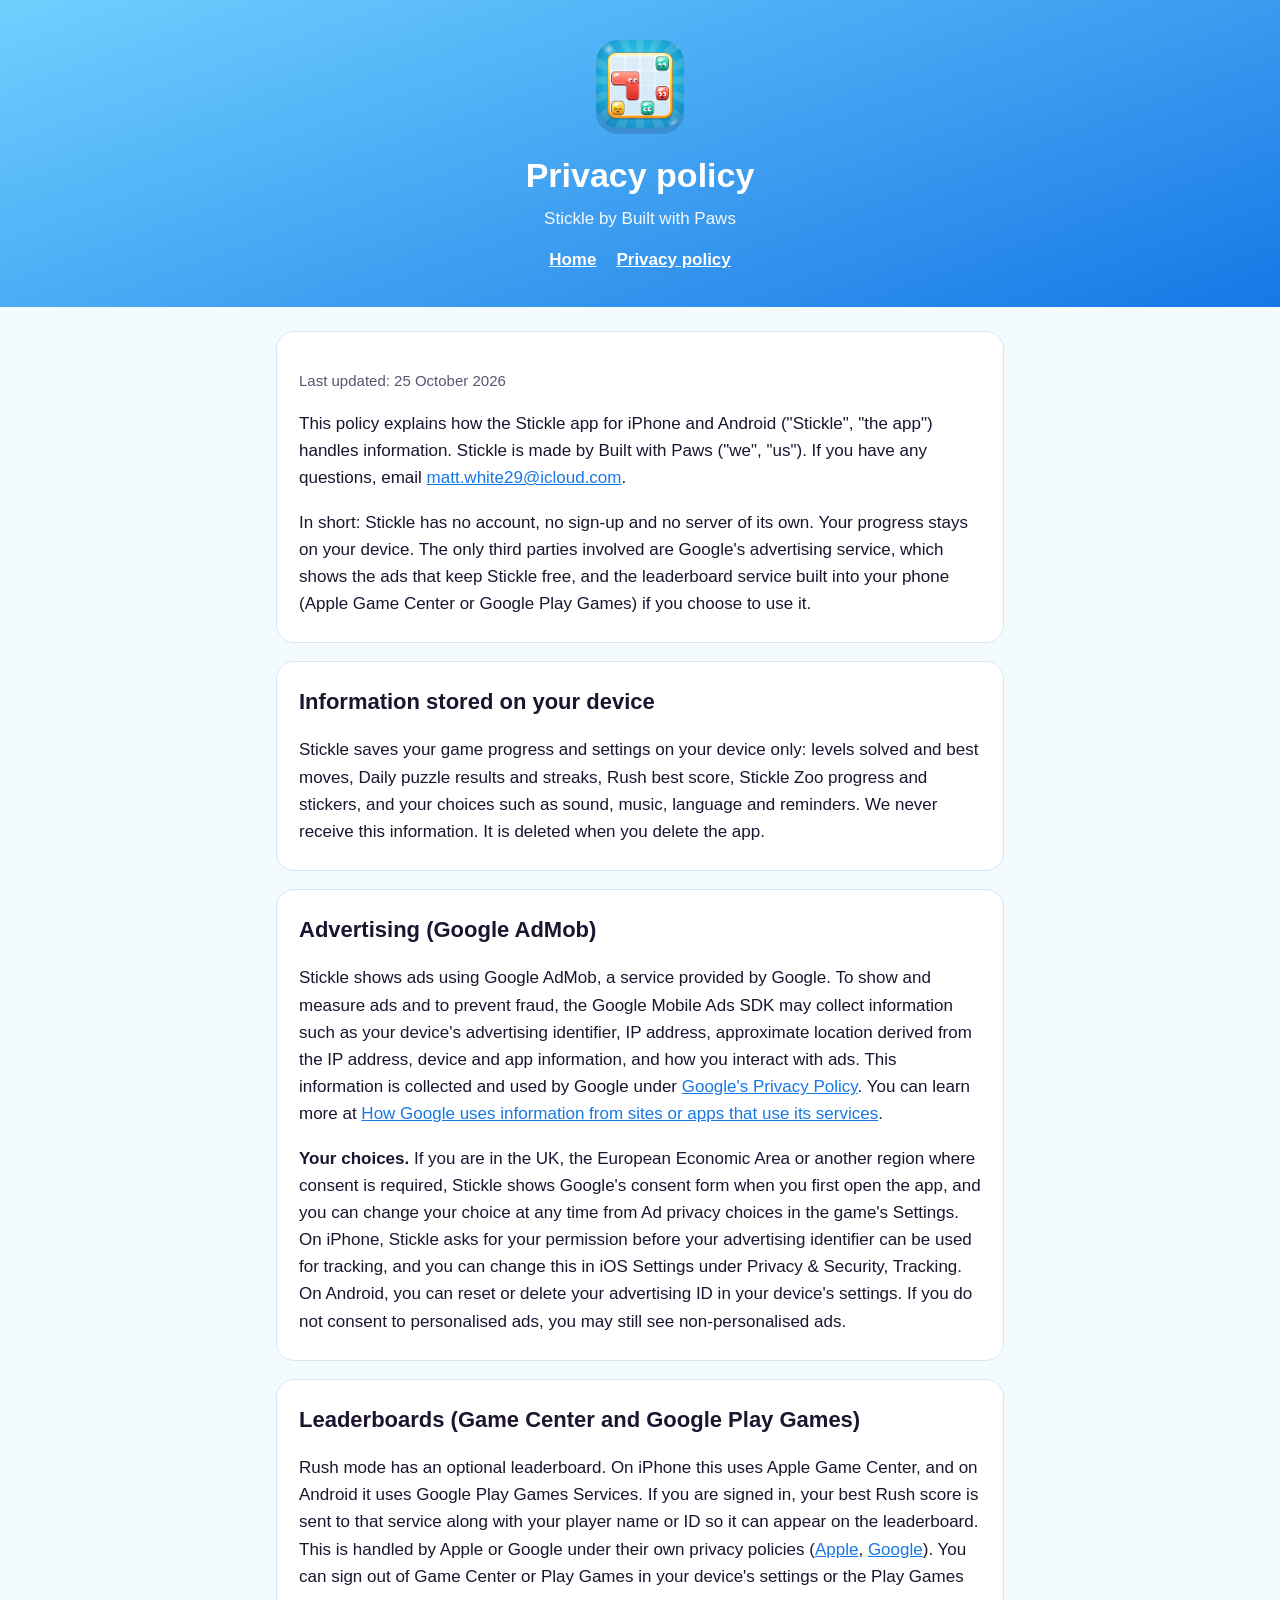
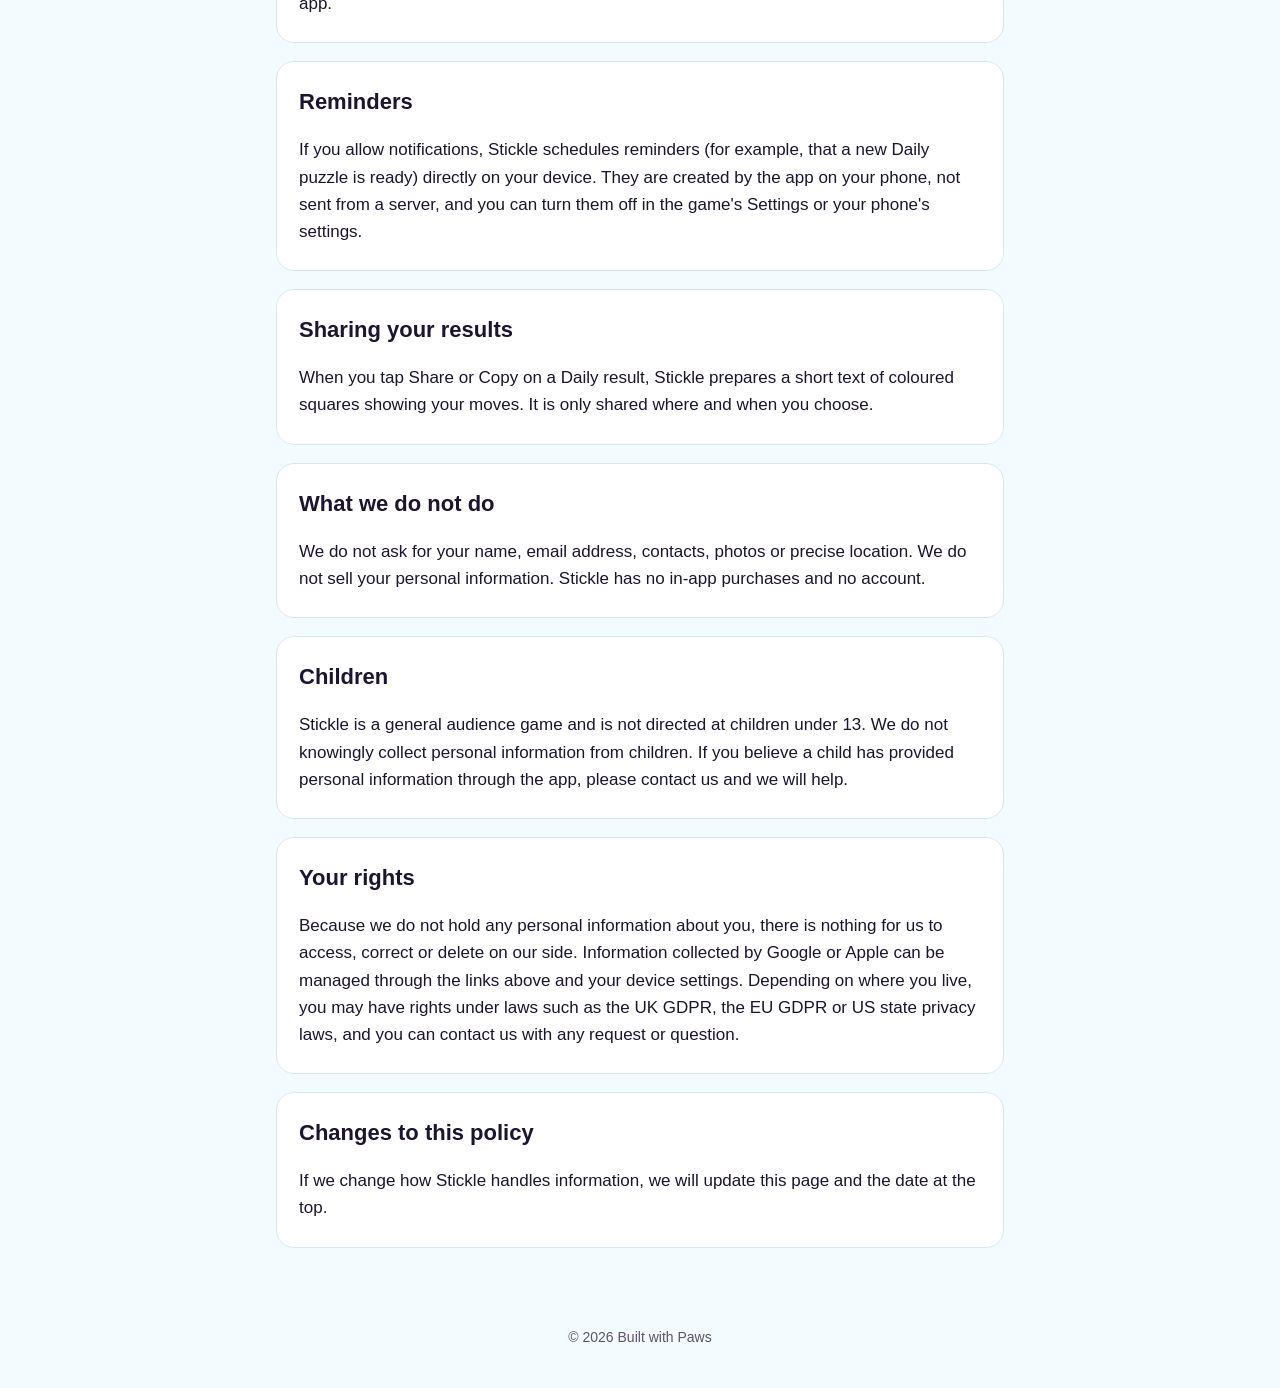
<file: privacy.html>
<!doctype html>
<html lang="en">
<head>
<meta charset="utf-8">
<meta name="viewport" content="width=device-width, initial-scale=1">
<title>Stickle privacy policy</title>
<meta name="description" content="How the Stickle app handles your information.">
<link rel="stylesheet" href="style.css">
<link rel="icon" href="icon.png">
</head>
<body>
<header>
  <img src="icon.png" alt="Stickle app icon">
  <h1>Privacy policy</h1>
  <p>Stickle by Built with Paws</p>
  <nav><a href="index.html">Home</a><a href="privacy.html">Privacy policy</a></nav>
</header>
<main>
  <div class="card">
    <p class="muted">Last updated: 25 October 2026</p>
    <p>This policy explains how the Stickle app for iPhone and Android ("Stickle", "the app") handles information. Stickle is made by Built with Paws ("we", "us"). If you have any questions, email <a href="mailto:matt.white29@icloud.com">matt.white29@icloud.com</a>.</p>
    <p>In short: Stickle has no account, no sign-up and no server of its own. Your progress stays on your device. The only third parties involved are Google's advertising service, which shows the ads that keep Stickle free, and the leaderboard service built into your phone (Apple Game Center or Google Play Games) if you choose to use it.</p>
  </div>

  <div class="card">
    <h2>Information stored on your device</h2>
    <p>Stickle saves your game progress and settings on your device only: levels solved and best moves, Daily puzzle results and streaks, Rush best score, Stickle Zoo progress and stickers, and your choices such as sound, music, language and reminders. We never receive this information. It is deleted when you delete the app.</p>
  </div>

  <div class="card">
    <h2>Advertising (Google AdMob)</h2>
    <p>Stickle shows ads using Google AdMob, a service provided by Google. To show and measure ads and to prevent fraud, the Google Mobile Ads SDK may collect information such as your device's advertising identifier, IP address, approximate location derived from the IP address, device and app information, and how you interact with ads. This information is collected and used by Google under <a href="https://policies.google.com/privacy">Google's Privacy Policy</a>. You can learn more at <a href="https://policies.google.com/technologies/partner-sites">How Google uses information from sites or apps that use its services</a>.</p>
    <p><strong>Your choices.</strong> If you are in the UK, the European Economic Area or another region where consent is required, Stickle shows Google's consent form when you first open the app, and you can change your choice at any time from Ad privacy choices in the game's Settings. On iPhone, Stickle asks for your permission before your advertising identifier can be used for tracking, and you can change this in iOS Settings under Privacy &amp; Security, Tracking. On Android, you can reset or delete your advertising ID in your device's settings. If you do not consent to personalised ads, you may still see non-personalised ads.</p>
  </div>

  <div class="card">
    <h2>Leaderboards (Game Center and Google Play Games)</h2>
    <p>Rush mode has an optional leaderboard. On iPhone this uses Apple Game Center, and on Android it uses Google Play Games Services. If you are signed in, your best Rush score is sent to that service along with your player name or ID so it can appear on the leaderboard. This is handled by Apple or Google under their own privacy policies (<a href="https://www.apple.com/legal/privacy/">Apple</a>, <a href="https://policies.google.com/privacy">Google</a>). You can sign out of Game Center or Play Games in your device's settings or the Play Games app.</p>
  </div>

  <div class="card">
    <h2>Reminders</h2>
    <p>If you allow notifications, Stickle schedules reminders (for example, that a new Daily puzzle is ready) directly on your device. They are created by the app on your phone, not sent from a server, and you can turn them off in the game's Settings or your phone's settings.</p>
  </div>

  <div class="card">
    <h2>Sharing your results</h2>
    <p>When you tap Share or Copy on a Daily result, Stickle prepares a short text of coloured squares showing your moves. It is only shared where and when you choose.</p>
  </div>

  <div class="card">
    <h2>What we do not do</h2>
    <p>We do not ask for your name, email address, contacts, photos or precise location. We do not sell your personal information. Stickle has no in-app purchases and no account.</p>
  </div>

  <div class="card">
    <h2>Children</h2>
    <p>Stickle is a general audience game and is not directed at children under 13. We do not knowingly collect personal information from children. If you believe a child has provided personal information through the app, please contact us and we will help.</p>
  </div>

  <div class="card">
    <h2>Your rights</h2>
    <p>Because we do not hold any personal information about you, there is nothing for us to access, correct or delete on our side. Information collected by Google or Apple can be managed through the links above and your device settings. Depending on where you live, you may have rights under laws such as the UK GDPR, the EU GDPR or US state privacy laws, and you can contact us with any request or question.</p>
  </div>

  <div class="card">
    <h2>Changes to this policy</h2>
    <p>If we change how Stickle handles information, we will update this page and the date at the top.</p>
  </div>
</main>
<footer>© 2026 Built with Paws</footer>
</body>
</html>
</file>
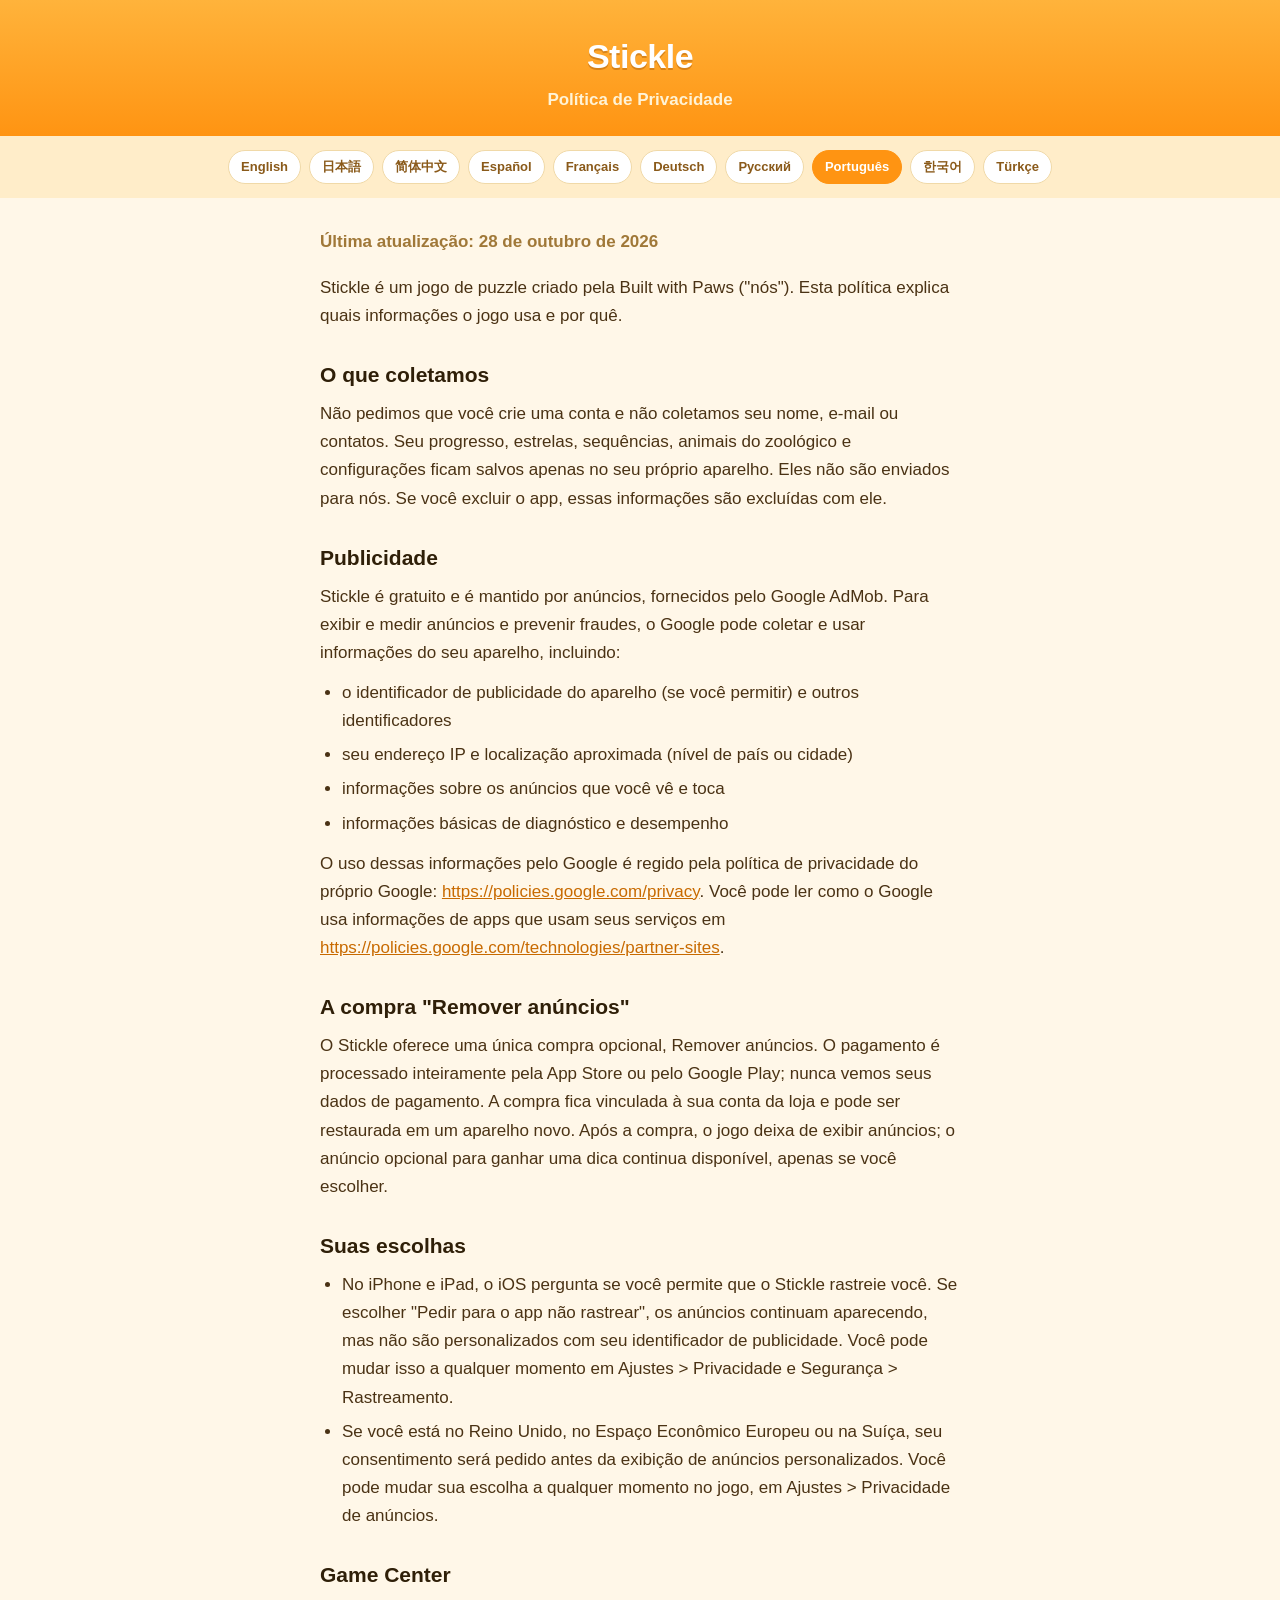
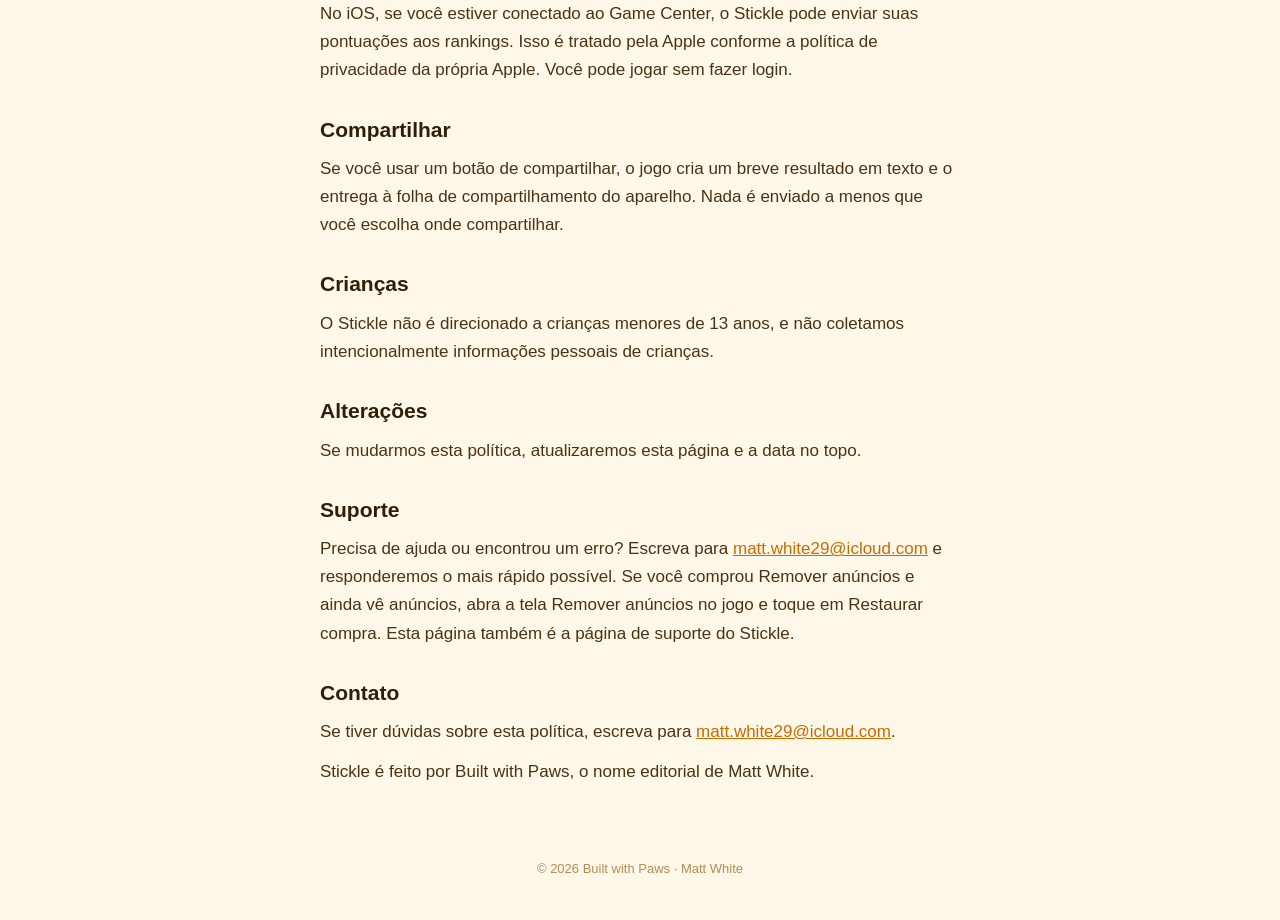
<file: pt.html>
<!doctype html>
<html lang="pt">
<head>
<meta charset="utf-8">
<meta name="viewport" content="width=device-width, initial-scale=1">
<title>Stickle – Política de Privacidade</title>
<style>
*{box-sizing:border-box;margin:0}
body{font-family:-apple-system,BlinkMacSystemFont,'Segoe UI',Roboto,'Helvetica Neue',Arial,sans-serif;
 background:#fff7e8;color:#4a3214;line-height:1.65;font-size:17px}
header{background:linear-gradient(180deg,#ffb33b,#ff9412);padding:28px 20px 22px;text-align:center}
header .mark{font-size:34px;font-weight:800;color:#fff;letter-spacing:-.5px;
 text-shadow:0 2px 0 rgba(140,70,0,.35)}
header .sub{color:#fff3d6;font-weight:600;margin-top:2px}
nav{display:flex;flex-wrap:wrap;gap:8px;justify-content:center;padding:14px 16px;background:#ffedc9}
nav a{font-size:13px;font-weight:700;color:#8a5a1a;text-decoration:none;background:#fff;
 padding:5px 12px;border-radius:99px;border:1px solid #f0d9a8}
nav a.on{background:#ff9412;color:#fff;border-color:#ff9412}
main{max-width:680px;margin:0 auto;padding:30px 20px 60px}
main .updated{color:#a07838;font-weight:600;margin-bottom:18px}
h2{font-size:21px;margin:28px 0 8px;color:#2f1f08}
p{margin:0 0 12px}
ul{margin:0 0 12px;padding-left:22px}
li{margin-bottom:6px}
a{color:#c86a00}
footer{text-align:center;color:#b08d55;font-size:13px;padding:0 20px 40px}
</style>
</head>
<body>
<header><div class="mark">Stickle</div><div class="sub">Política de Privacidade</div></header>
<nav><a href="en.html">English</a><a href="ja.html">日本語</a><a href="zh.html">简体中文</a><a href="es.html">Español</a><a href="fr.html">Français</a><a href="de.html">Deutsch</a><a href="ru.html">Русский</a><a href="pt.html" class="on">Português</a><a href="ko.html">한국어</a><a href="tr.html">Türkçe</a></nav>
<main>
<p class="updated">Última atualização: 28 de outubro de 2026</p>

<p>Stickle é um jogo de puzzle criado pela Built with Paws ("nós"). Esta política explica quais informações o jogo usa e por quê.</p>
<h2>O que coletamos</h2>
<p>Não pedimos que você crie uma conta e não coletamos seu nome, e-mail ou contatos. Seu progresso, estrelas, sequências, animais do zoológico e configurações ficam salvos apenas no seu próprio aparelho. Eles não são enviados para nós. Se você excluir o app, essas informações são excluídas com ele.</p>
<h2>Publicidade</h2>
<p>Stickle é gratuito e é mantido por anúncios, fornecidos pelo Google AdMob. Para exibir e medir anúncios e prevenir fraudes, o Google pode coletar e usar informações do seu aparelho, incluindo:</p>
<ul><li>o identificador de publicidade do aparelho (se você permitir) e outros identificadores</li><li>seu endereço IP e localização aproximada (nível de país ou cidade)</li><li>informações sobre os anúncios que você vê e toca</li><li>informações básicas de diagnóstico e desempenho</li></ul>
<p>O uso dessas informações pelo Google é regido pela política de privacidade do próprio Google: <a href="https://policies.google.com/privacy">https://policies.google.com/privacy</a>. Você pode ler como o Google usa informações de apps que usam seus serviços em <a href="https://policies.google.com/technologies/partner-sites">https://policies.google.com/technologies/partner-sites</a>.</p>
<h2>A compra "Remover anúncios"</h2>
<p>O Stickle oferece uma única compra opcional, Remover anúncios. O pagamento é processado inteiramente pela App Store ou pelo Google Play; nunca vemos seus dados de pagamento. A compra fica vinculada à sua conta da loja e pode ser restaurada em um aparelho novo. Após a compra, o jogo deixa de exibir anúncios; o anúncio opcional para ganhar uma dica continua disponível, apenas se você escolher.</p>
<h2>Suas escolhas</h2>
<ul><li>No iPhone e iPad, o iOS pergunta se você permite que o Stickle rastreie você. Se escolher "Pedir para o app não rastrear", os anúncios continuam aparecendo, mas não são personalizados com seu identificador de publicidade. Você pode mudar isso a qualquer momento em Ajustes &gt; Privacidade e Segurança &gt; Rastreamento.</li>
<li>Se você está no Reino Unido, no Espaço Econômico Europeu ou na Suíça, seu consentimento será pedido antes da exibição de anúncios personalizados. Você pode mudar sua escolha a qualquer momento no jogo, em Ajustes &gt; Privacidade de anúncios.</li></ul>
<h2>Game Center</h2>
<p>No iOS, se você estiver conectado ao Game Center, o Stickle pode enviar suas pontuações aos rankings. Isso é tratado pela Apple conforme a política de privacidade da própria Apple. Você pode jogar sem fazer login.</p>
<h2>Compartilhar</h2>
<p>Se você usar um botão de compartilhar, o jogo cria um breve resultado em texto e o entrega à folha de compartilhamento do aparelho. Nada é enviado a menos que você escolha onde compartilhar.</p>
<h2>Crianças</h2>
<p>O Stickle não é direcionado a crianças menores de 13 anos, e não coletamos intencionalmente informações pessoais de crianças.</p>
<h2>Alterações</h2>
<p>Se mudarmos esta política, atualizaremos esta página e a data no topo.</p>
<h2>Suporte</h2>
<p>Precisa de ajuda ou encontrou um erro? Escreva para <a href="mailto:matt.white29@icloud.com">matt.white29@icloud.com</a> e responderemos o mais rápido possível. Se você comprou Remover anúncios e ainda vê anúncios, abra a tela Remover anúncios no jogo e toque em Restaurar compra. Esta página também é a página de suporte do Stickle.</p>
<h2>Contato</h2>
<p>Se tiver dúvidas sobre esta política, escreva para <a href="mailto:matt.white29@icloud.com">matt.white29@icloud.com</a>.</p>
<p>Stickle é feito por Built with Paws, o nome editorial de Matt White.</p>
</main>
<footer>© 2026 Built with Paws · Matt White</footer>
</body>
</html>
</file>
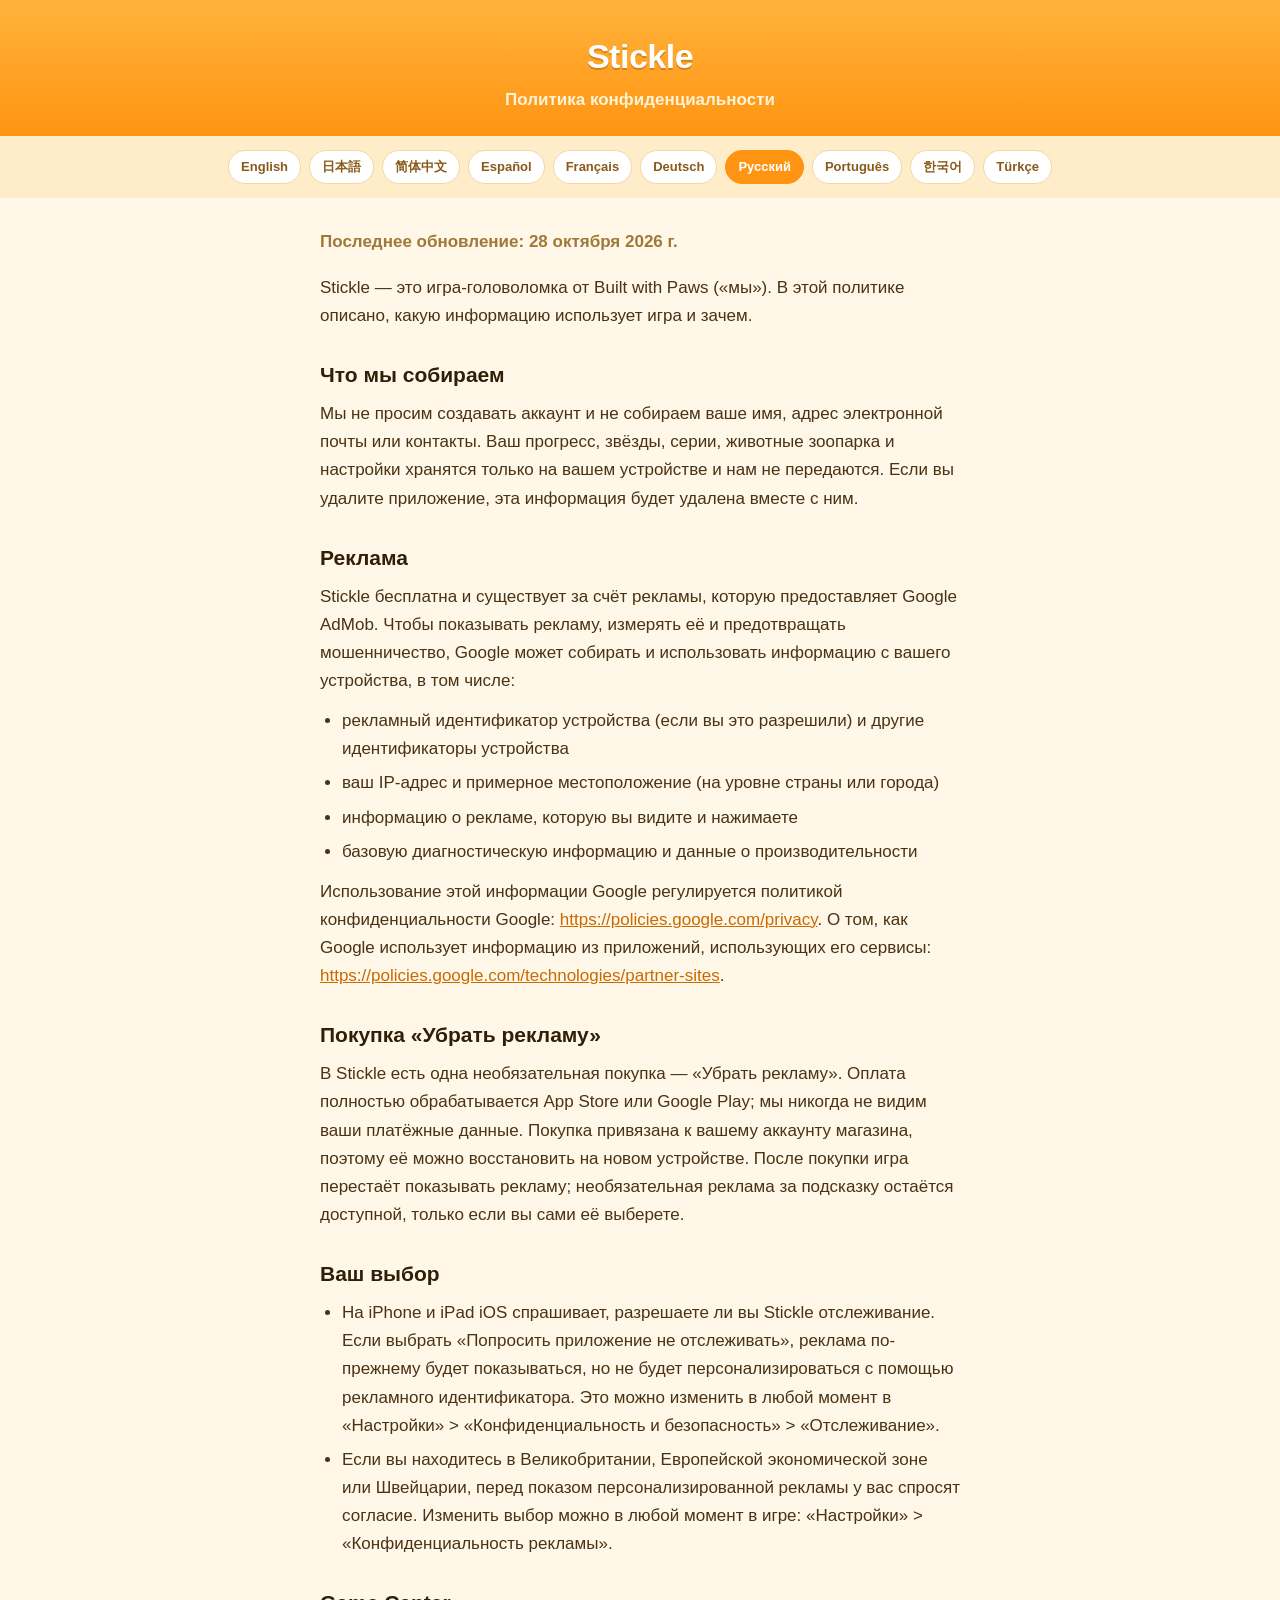
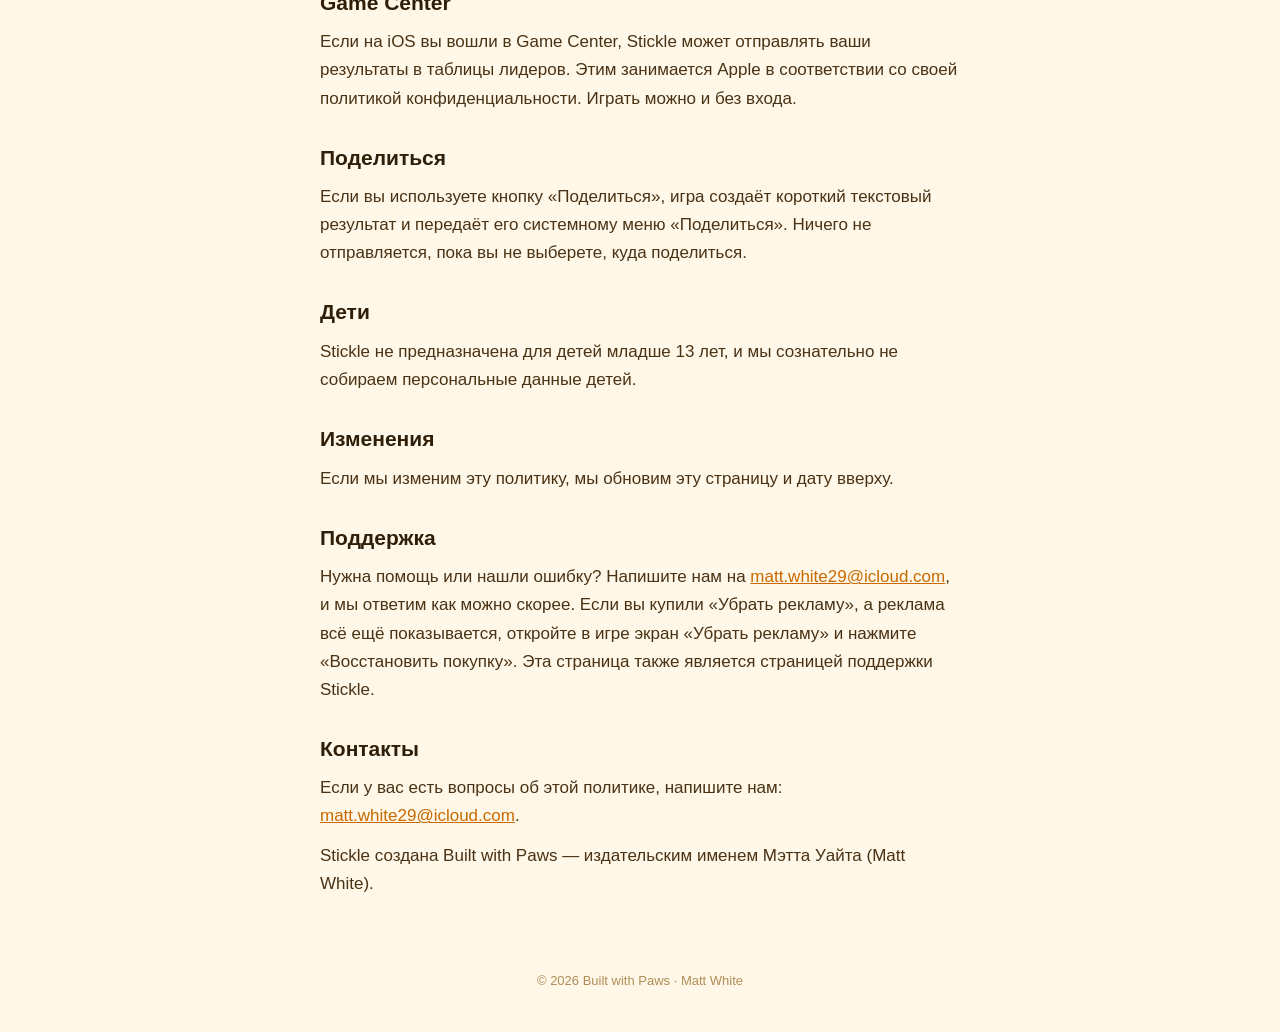
<file: ru.html>
<!doctype html>
<html lang="ru">
<head>
<meta charset="utf-8">
<meta name="viewport" content="width=device-width, initial-scale=1">
<title>Stickle – Политика конфиденциальности</title>
<style>
*{box-sizing:border-box;margin:0}
body{font-family:-apple-system,BlinkMacSystemFont,'Segoe UI',Roboto,'Helvetica Neue',Arial,sans-serif;
 background:#fff7e8;color:#4a3214;line-height:1.65;font-size:17px}
header{background:linear-gradient(180deg,#ffb33b,#ff9412);padding:28px 20px 22px;text-align:center}
header .mark{font-size:34px;font-weight:800;color:#fff;letter-spacing:-.5px;
 text-shadow:0 2px 0 rgba(140,70,0,.35)}
header .sub{color:#fff3d6;font-weight:600;margin-top:2px}
nav{display:flex;flex-wrap:wrap;gap:8px;justify-content:center;padding:14px 16px;background:#ffedc9}
nav a{font-size:13px;font-weight:700;color:#8a5a1a;text-decoration:none;background:#fff;
 padding:5px 12px;border-radius:99px;border:1px solid #f0d9a8}
nav a.on{background:#ff9412;color:#fff;border-color:#ff9412}
main{max-width:680px;margin:0 auto;padding:30px 20px 60px}
main .updated{color:#a07838;font-weight:600;margin-bottom:18px}
h2{font-size:21px;margin:28px 0 8px;color:#2f1f08}
p{margin:0 0 12px}
ul{margin:0 0 12px;padding-left:22px}
li{margin-bottom:6px}
a{color:#c86a00}
footer{text-align:center;color:#b08d55;font-size:13px;padding:0 20px 40px}
</style>
</head>
<body>
<header><div class="mark">Stickle</div><div class="sub">Политика конфиденциальности</div></header>
<nav><a href="en.html">English</a><a href="ja.html">日本語</a><a href="zh.html">简体中文</a><a href="es.html">Español</a><a href="fr.html">Français</a><a href="de.html">Deutsch</a><a href="ru.html" class="on">Русский</a><a href="pt.html">Português</a><a href="ko.html">한국어</a><a href="tr.html">Türkçe</a></nav>
<main>
<p class="updated">Последнее обновление: 28 октября 2026 г.</p>

<p>Stickle — это игра-головоломка от Built with Paws («мы»). В этой политике описано, какую информацию использует игра и зачем.</p>
<h2>Что мы собираем</h2>
<p>Мы не просим создавать аккаунт и не собираем ваше имя, адрес электронной почты или контакты. Ваш прогресс, звёзды, серии, животные зоопарка и настройки хранятся только на вашем устройстве и нам не передаются. Если вы удалите приложение, эта информация будет удалена вместе с ним.</p>
<h2>Реклама</h2>
<p>Stickle бесплатна и существует за счёт рекламы, которую предоставляет Google AdMob. Чтобы показывать рекламу, измерять её и предотвращать мошенничество, Google может собирать и использовать информацию с вашего устройства, в том числе:</p>
<ul><li>рекламный идентификатор устройства (если вы это разрешили) и другие идентификаторы устройства</li><li>ваш IP-адрес и примерное местоположение (на уровне страны или города)</li><li>информацию о рекламе, которую вы видите и нажимаете</li><li>базовую диагностическую информацию и данные о производительности</li></ul>
<p>Использование этой информации Google регулируется политикой конфиденциальности Google: <a href="https://policies.google.com/privacy">https://policies.google.com/privacy</a>. О том, как Google использует информацию из приложений, использующих его сервисы: <a href="https://policies.google.com/technologies/partner-sites">https://policies.google.com/technologies/partner-sites</a>.</p>
<h2>Покупка «Убрать рекламу»</h2>
<p>В Stickle есть одна необязательная покупка — «Убрать рекламу». Оплата полностью обрабатывается App Store или Google Play; мы никогда не видим ваши платёжные данные. Покупка привязана к вашему аккаунту магазина, поэтому её можно восстановить на новом устройстве. После покупки игра перестаёт показывать рекламу; необязательная реклама за подсказку остаётся доступной, только если вы сами её выберете.</p>
<h2>Ваш выбор</h2>
<ul><li>На iPhone и iPad iOS спрашивает, разрешаете ли вы Stickle отслеживание. Если выбрать «Попросить приложение не отслеживать», реклама по-прежнему будет показываться, но не будет персонализироваться с помощью рекламного идентификатора. Это можно изменить в любой момент в «Настройки» &gt; «Конфиденциальность и безопасность» &gt; «Отслеживание».</li>
<li>Если вы находитесь в Великобритании, Европейской экономической зоне или Швейцарии, перед показом персонализированной рекламы у вас спросят согласие. Изменить выбор можно в любой момент в игре: «Настройки» &gt; «Конфиденциальность рекламы».</li></ul>
<h2>Game Center</h2>
<p>Если на iOS вы вошли в Game Center, Stickle может отправлять ваши результаты в таблицы лидеров. Этим занимается Apple в соответствии со своей политикой конфиденциальности. Играть можно и без входа.</p>
<h2>Поделиться</h2>
<p>Если вы используете кнопку «Поделиться», игра создаёт короткий текстовый результат и передаёт его системному меню «Поделиться». Ничего не отправляется, пока вы не выберете, куда поделиться.</p>
<h2>Дети</h2>
<p>Stickle не предназначена для детей младше 13 лет, и мы сознательно не собираем персональные данные детей.</p>
<h2>Изменения</h2>
<p>Если мы изменим эту политику, мы обновим эту страницу и дату вверху.</p>
<h2>Поддержка</h2>
<p>Нужна помощь или нашли ошибку? Напишите нам на <a href="mailto:matt.white29@icloud.com">matt.white29@icloud.com</a>, и мы ответим как можно скорее. Если вы купили «Убрать рекламу», а реклама всё ещё показывается, откройте в игре экран «Убрать рекламу» и нажмите «Восстановить покупку». Эта страница также является страницей поддержки Stickle.</p>
<h2>Контакты</h2>
<p>Если у вас есть вопросы об этой политике, напишите нам: <a href="mailto:matt.white29@icloud.com">matt.white29@icloud.com</a>.</p>
<p>Stickle создана Built with Paws — издательским именем Мэтта Уайта (Matt White).</p>
</main>
<footer>© 2026 Built with Paws · Matt White</footer>
</body>
</html>
</file>
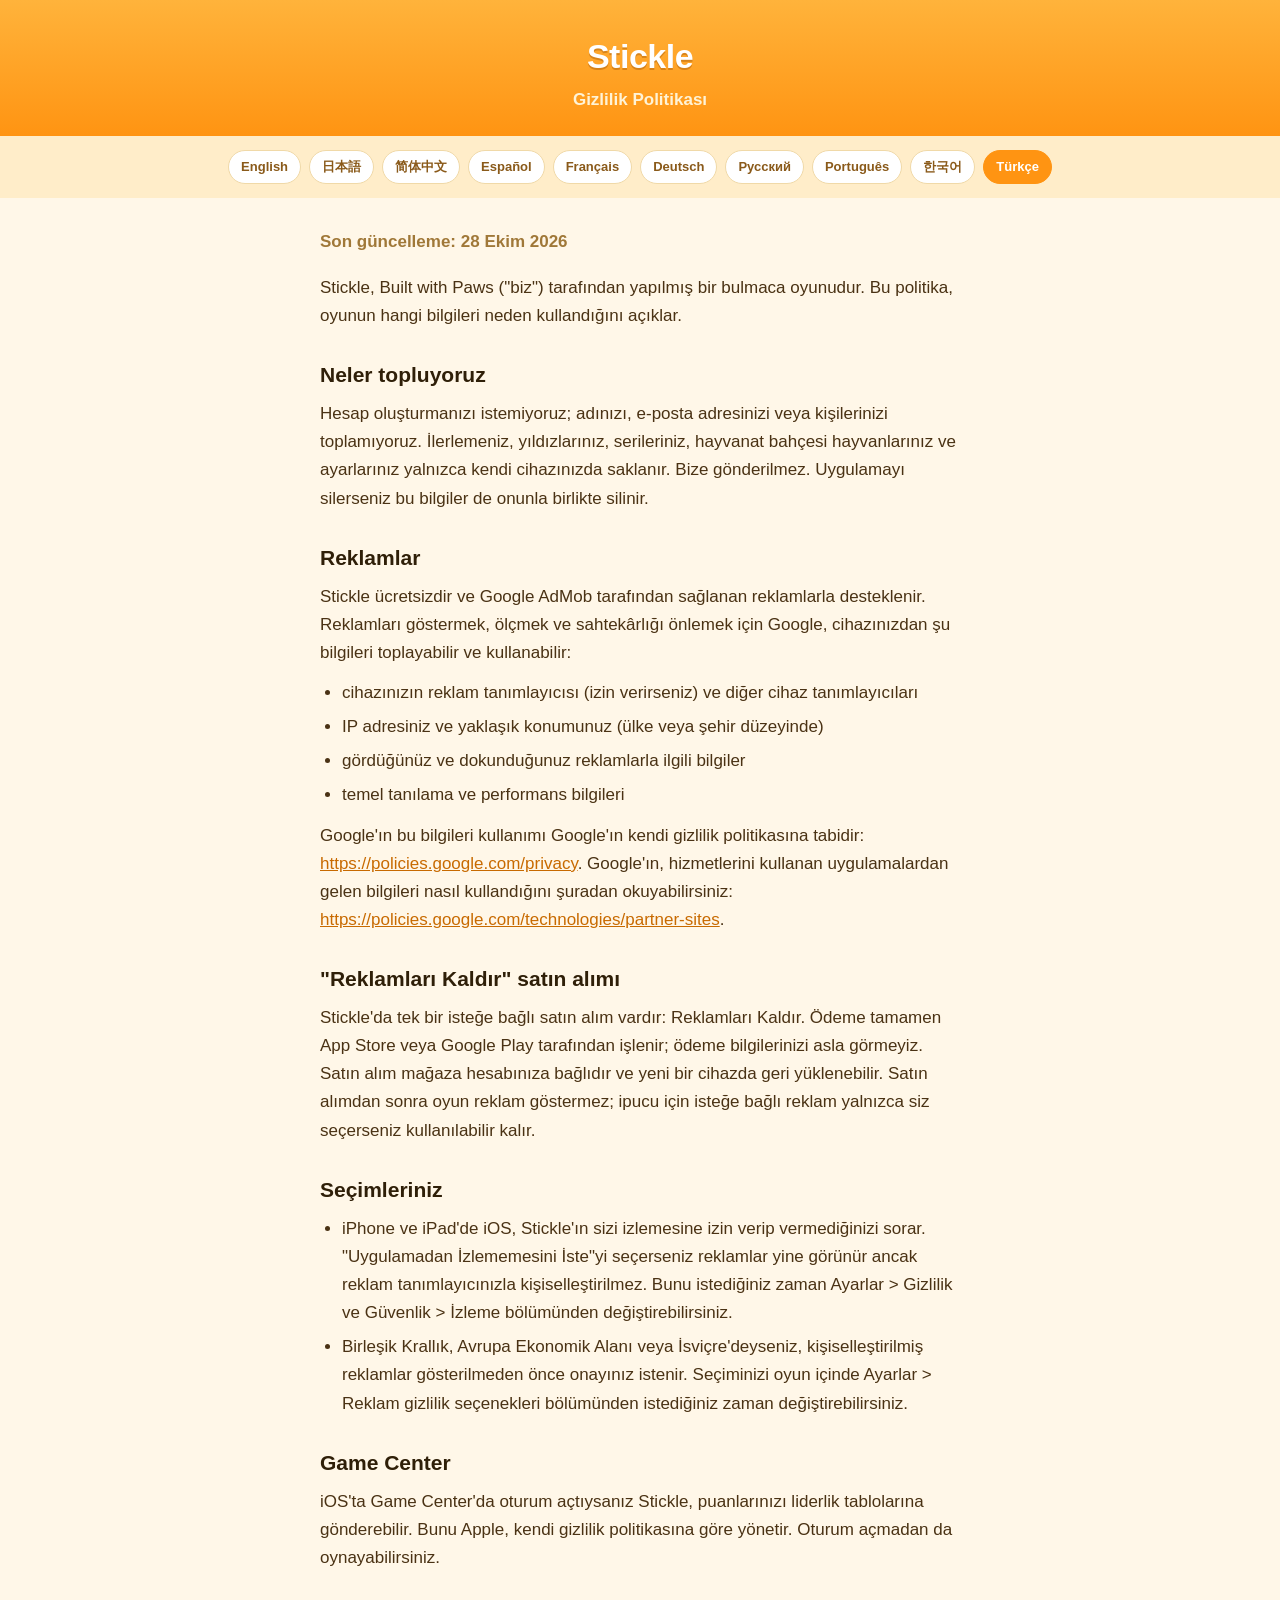
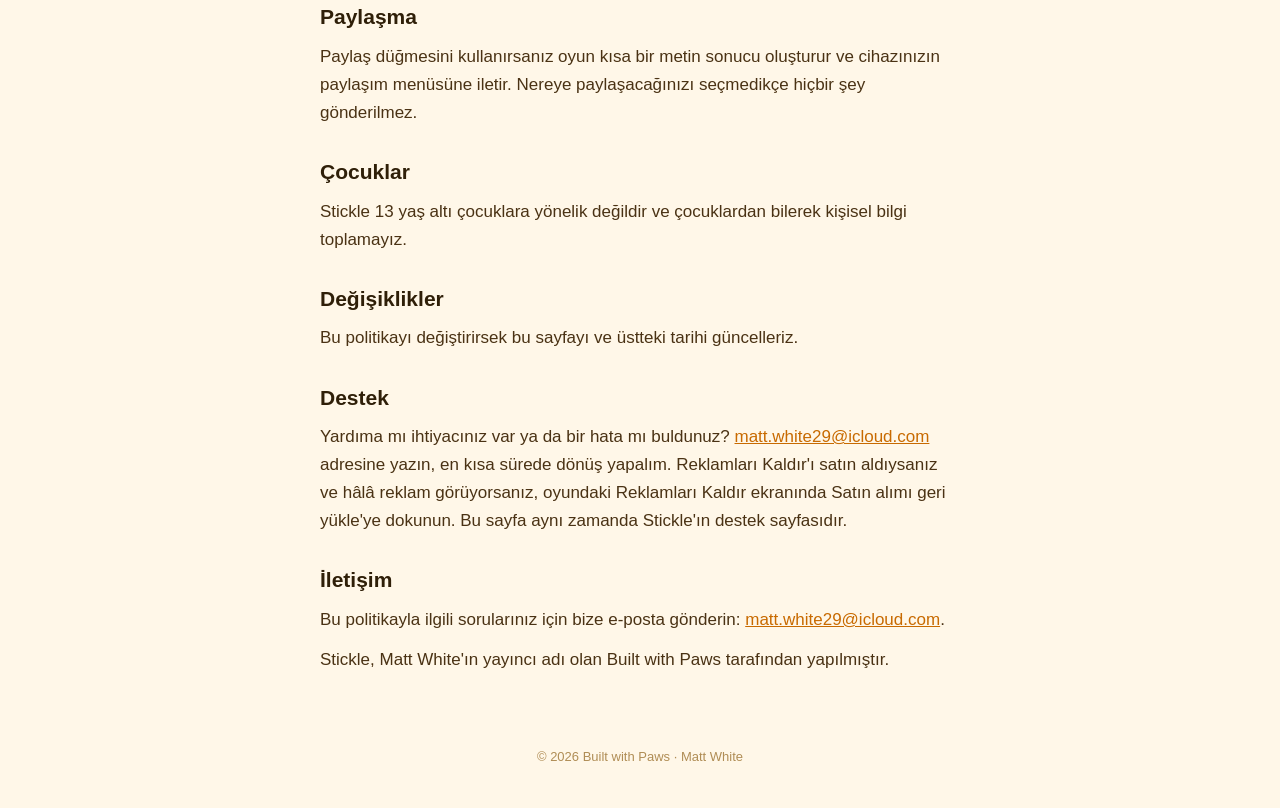
<file: tr.html>
<!doctype html>
<html lang="tr">
<head>
<meta charset="utf-8">
<meta name="viewport" content="width=device-width, initial-scale=1">
<title>Stickle – Gizlilik Politikası</title>
<style>
*{box-sizing:border-box;margin:0}
body{font-family:-apple-system,BlinkMacSystemFont,'Segoe UI',Roboto,'Helvetica Neue',Arial,sans-serif;
 background:#fff7e8;color:#4a3214;line-height:1.65;font-size:17px}
header{background:linear-gradient(180deg,#ffb33b,#ff9412);padding:28px 20px 22px;text-align:center}
header .mark{font-size:34px;font-weight:800;color:#fff;letter-spacing:-.5px;
 text-shadow:0 2px 0 rgba(140,70,0,.35)}
header .sub{color:#fff3d6;font-weight:600;margin-top:2px}
nav{display:flex;flex-wrap:wrap;gap:8px;justify-content:center;padding:14px 16px;background:#ffedc9}
nav a{font-size:13px;font-weight:700;color:#8a5a1a;text-decoration:none;background:#fff;
 padding:5px 12px;border-radius:99px;border:1px solid #f0d9a8}
nav a.on{background:#ff9412;color:#fff;border-color:#ff9412}
main{max-width:680px;margin:0 auto;padding:30px 20px 60px}
main .updated{color:#a07838;font-weight:600;margin-bottom:18px}
h2{font-size:21px;margin:28px 0 8px;color:#2f1f08}
p{margin:0 0 12px}
ul{margin:0 0 12px;padding-left:22px}
li{margin-bottom:6px}
a{color:#c86a00}
footer{text-align:center;color:#b08d55;font-size:13px;padding:0 20px 40px}
</style>
</head>
<body>
<header><div class="mark">Stickle</div><div class="sub">Gizlilik Politikası</div></header>
<nav><a href="en.html">English</a><a href="ja.html">日本語</a><a href="zh.html">简体中文</a><a href="es.html">Español</a><a href="fr.html">Français</a><a href="de.html">Deutsch</a><a href="ru.html">Русский</a><a href="pt.html">Português</a><a href="ko.html">한국어</a><a href="tr.html" class="on">Türkçe</a></nav>
<main>
<p class="updated">Son güncelleme: 28 Ekim 2026</p>

<p>Stickle, Built with Paws ("biz") tarafından yapılmış bir bulmaca oyunudur. Bu politika, oyunun hangi bilgileri neden kullandığını açıklar.</p>
<h2>Neler topluyoruz</h2>
<p>Hesap oluşturmanızı istemiyoruz; adınızı, e-posta adresinizi veya kişilerinizi toplamıyoruz. İlerlemeniz, yıldızlarınız, serileriniz, hayvanat bahçesi hayvanlarınız ve ayarlarınız yalnızca kendi cihazınızda saklanır. Bize gönderilmez. Uygulamayı silerseniz bu bilgiler de onunla birlikte silinir.</p>
<h2>Reklamlar</h2>
<p>Stickle ücretsizdir ve Google AdMob tarafından sağlanan reklamlarla desteklenir. Reklamları göstermek, ölçmek ve sahtekârlığı önlemek için Google, cihazınızdan şu bilgileri toplayabilir ve kullanabilir:</p>
<ul><li>cihazınızın reklam tanımlayıcısı (izin verirseniz) ve diğer cihaz tanımlayıcıları</li><li>IP adresiniz ve yaklaşık konumunuz (ülke veya şehir düzeyinde)</li><li>gördüğünüz ve dokunduğunuz reklamlarla ilgili bilgiler</li><li>temel tanılama ve performans bilgileri</li></ul>
<p>Google'ın bu bilgileri kullanımı Google'ın kendi gizlilik politikasına tabidir: <a href="https://policies.google.com/privacy">https://policies.google.com/privacy</a>. Google'ın, hizmetlerini kullanan uygulamalardan gelen bilgileri nasıl kullandığını şuradan okuyabilirsiniz: <a href="https://policies.google.com/technologies/partner-sites">https://policies.google.com/technologies/partner-sites</a>.</p>
<h2>"Reklamları Kaldır" satın alımı</h2>
<p>Stickle'da tek bir isteğe bağlı satın alım vardır: Reklamları Kaldır. Ödeme tamamen App Store veya Google Play tarafından işlenir; ödeme bilgilerinizi asla görmeyiz. Satın alım mağaza hesabınıza bağlıdır ve yeni bir cihazda geri yüklenebilir. Satın alımdan sonra oyun reklam göstermez; ipucu için isteğe bağlı reklam yalnızca siz seçerseniz kullanılabilir kalır.</p>
<h2>Seçimleriniz</h2>
<ul><li>iPhone ve iPad'de iOS, Stickle'ın sizi izlemesine izin verip vermediğinizi sorar. "Uygulamadan İzlememesini İste"yi seçerseniz reklamlar yine görünür ancak reklam tanımlayıcınızla kişiselleştirilmez. Bunu istediğiniz zaman Ayarlar &gt; Gizlilik ve Güvenlik &gt; İzleme bölümünden değiştirebilirsiniz.</li>
<li>Birleşik Krallık, Avrupa Ekonomik Alanı veya İsviçre'deyseniz, kişiselleştirilmiş reklamlar gösterilmeden önce onayınız istenir. Seçiminizi oyun içinde Ayarlar &gt; Reklam gizlilik seçenekleri bölümünden istediğiniz zaman değiştirebilirsiniz.</li></ul>
<h2>Game Center</h2>
<p>iOS'ta Game Center'da oturum açtıysanız Stickle, puanlarınızı liderlik tablolarına gönderebilir. Bunu Apple, kendi gizlilik politikasına göre yönetir. Oturum açmadan da oynayabilirsiniz.</p>
<h2>Paylaşma</h2>
<p>Paylaş düğmesini kullanırsanız oyun kısa bir metin sonucu oluşturur ve cihazınızın paylaşım menüsüne iletir. Nereye paylaşacağınızı seçmedikçe hiçbir şey gönderilmez.</p>
<h2>Çocuklar</h2>
<p>Stickle 13 yaş altı çocuklara yönelik değildir ve çocuklardan bilerek kişisel bilgi toplamayız.</p>
<h2>Değişiklikler</h2>
<p>Bu politikayı değiştirirsek bu sayfayı ve üstteki tarihi güncelleriz.</p>
<h2>Destek</h2>
<p>Yardıma mı ihtiyacınız var ya da bir hata mı buldunuz? <a href="mailto:matt.white29@icloud.com">matt.white29@icloud.com</a> adresine yazın, en kısa sürede dönüş yapalım. Reklamları Kaldır'ı satın aldıysanız ve hâlâ reklam görüyorsanız, oyundaki Reklamları Kaldır ekranında Satın alımı geri yükle'ye dokunun. Bu sayfa aynı zamanda Stickle'ın destek sayfasıdır.</p>
<h2>İletişim</h2>
<p>Bu politikayla ilgili sorularınız için bize e-posta gönderin: <a href="mailto:matt.white29@icloud.com">matt.white29@icloud.com</a>.</p>
<p>Stickle, Matt White'ın yayıncı adı olan Built with Paws tarafından yapılmıştır.</p>
</main>
<footer>© 2026 Built with Paws · Matt White</footer>
</body>
</html>
</file>
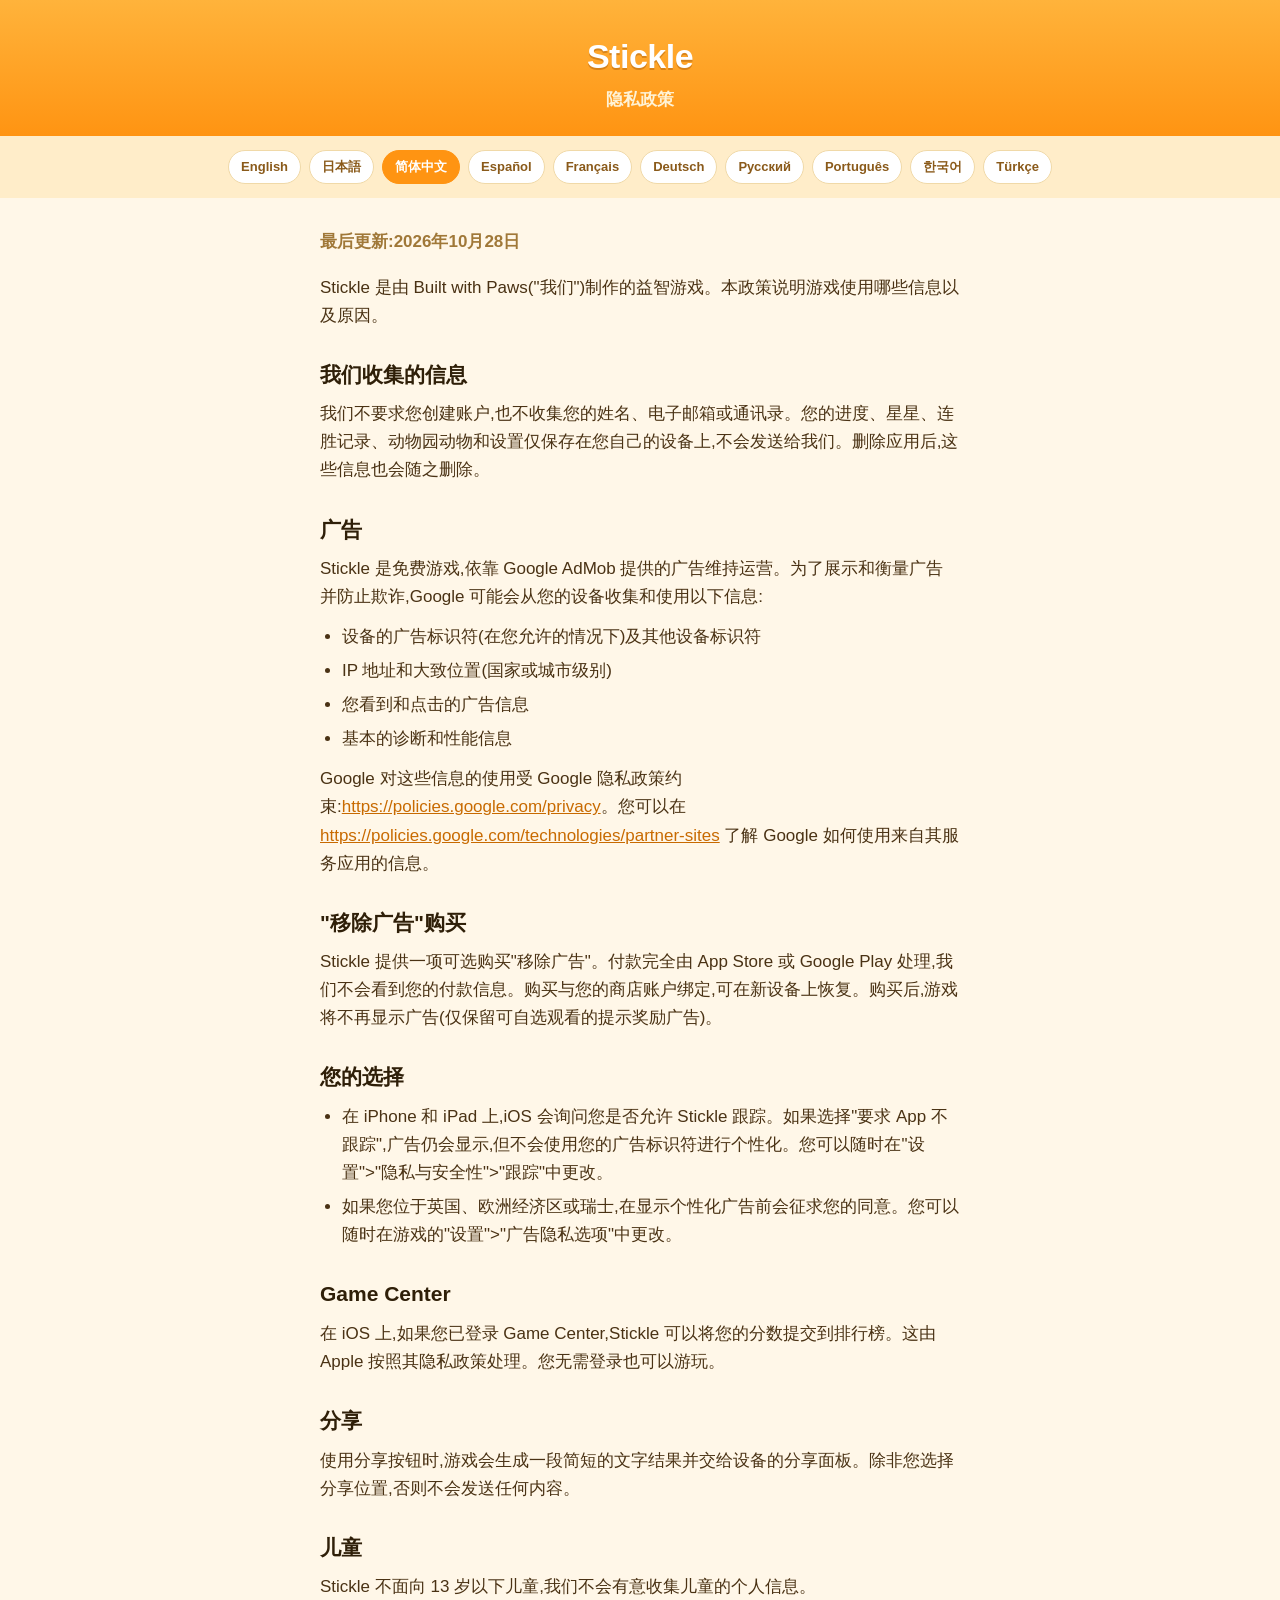
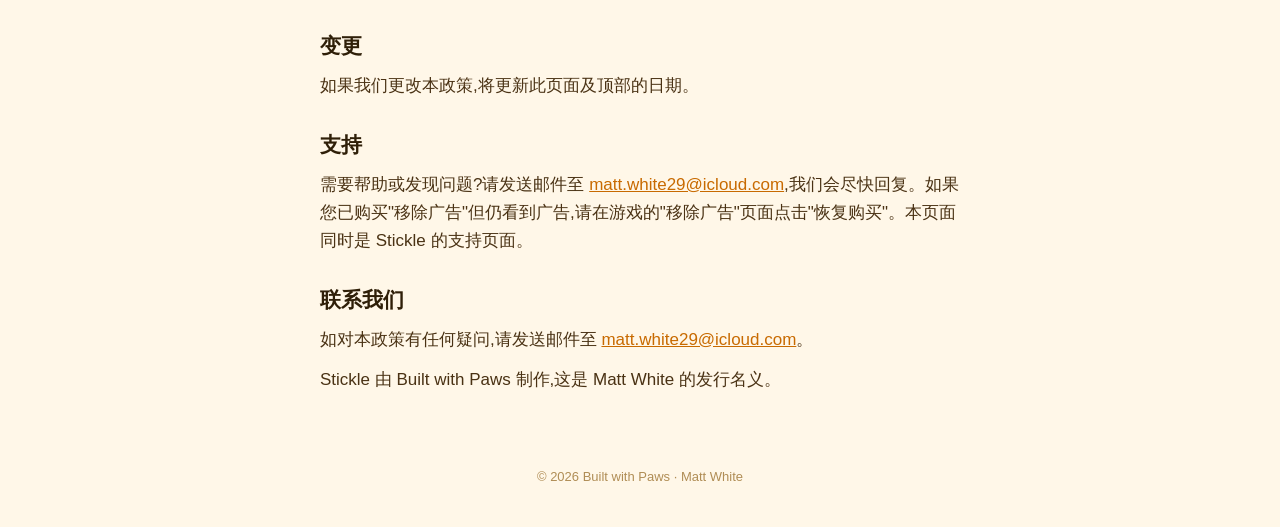
<file: zh.html>
<!doctype html>
<html lang="zh">
<head>
<meta charset="utf-8">
<meta name="viewport" content="width=device-width, initial-scale=1">
<title>Stickle – 隐私政策</title>
<style>
*{box-sizing:border-box;margin:0}
body{font-family:-apple-system,BlinkMacSystemFont,'Segoe UI',Roboto,'Helvetica Neue',Arial,sans-serif;
 background:#fff7e8;color:#4a3214;line-height:1.65;font-size:17px}
header{background:linear-gradient(180deg,#ffb33b,#ff9412);padding:28px 20px 22px;text-align:center}
header .mark{font-size:34px;font-weight:800;color:#fff;letter-spacing:-.5px;
 text-shadow:0 2px 0 rgba(140,70,0,.35)}
header .sub{color:#fff3d6;font-weight:600;margin-top:2px}
nav{display:flex;flex-wrap:wrap;gap:8px;justify-content:center;padding:14px 16px;background:#ffedc9}
nav a{font-size:13px;font-weight:700;color:#8a5a1a;text-decoration:none;background:#fff;
 padding:5px 12px;border-radius:99px;border:1px solid #f0d9a8}
nav a.on{background:#ff9412;color:#fff;border-color:#ff9412}
main{max-width:680px;margin:0 auto;padding:30px 20px 60px}
main .updated{color:#a07838;font-weight:600;margin-bottom:18px}
h2{font-size:21px;margin:28px 0 8px;color:#2f1f08}
p{margin:0 0 12px}
ul{margin:0 0 12px;padding-left:22px}
li{margin-bottom:6px}
a{color:#c86a00}
footer{text-align:center;color:#b08d55;font-size:13px;padding:0 20px 40px}
</style>
</head>
<body>
<header><div class="mark">Stickle</div><div class="sub">隐私政策</div></header>
<nav><a href="en.html">English</a><a href="ja.html">日本語</a><a href="zh.html" class="on">简体中文</a><a href="es.html">Español</a><a href="fr.html">Français</a><a href="de.html">Deutsch</a><a href="ru.html">Русский</a><a href="pt.html">Português</a><a href="ko.html">한국어</a><a href="tr.html">Türkçe</a></nav>
<main>
<p class="updated">最后更新:2026年10月28日</p>

<p>Stickle 是由 Built with Paws("我们")制作的益智游戏。本政策说明游戏使用哪些信息以及原因。</p>
<h2>我们收集的信息</h2>
<p>我们不要求您创建账户,也不收集您的姓名、电子邮箱或通讯录。您的进度、星星、连胜记录、动物园动物和设置仅保存在您自己的设备上,不会发送给我们。删除应用后,这些信息也会随之删除。</p>
<h2>广告</h2>
<p>Stickle 是免费游戏,依靠 Google AdMob 提供的广告维持运营。为了展示和衡量广告并防止欺诈,Google 可能会从您的设备收集和使用以下信息:</p>
<ul><li>设备的广告标识符(在您允许的情况下)及其他设备标识符</li><li>IP 地址和大致位置(国家或城市级别)</li><li>您看到和点击的广告信息</li><li>基本的诊断和性能信息</li></ul>
<p>Google 对这些信息的使用受 Google 隐私政策约束:<a href="https://policies.google.com/privacy">https://policies.google.com/privacy</a>。您可以在 <a href="https://policies.google.com/technologies/partner-sites">https://policies.google.com/technologies/partner-sites</a> 了解 Google 如何使用来自其服务应用的信息。</p>
<h2>"移除广告"购买</h2>
<p>Stickle 提供一项可选购买"移除广告"。付款完全由 App Store 或 Google Play 处理,我们不会看到您的付款信息。购买与您的商店账户绑定,可在新设备上恢复。购买后,游戏将不再显示广告(仅保留可自选观看的提示奖励广告)。</p>
<h2>您的选择</h2>
<ul><li>在 iPhone 和 iPad 上,iOS 会询问您是否允许 Stickle 跟踪。如果选择"要求 App 不跟踪",广告仍会显示,但不会使用您的广告标识符进行个性化。您可以随时在"设置">"隐私与安全性">"跟踪"中更改。</li>
<li>如果您位于英国、欧洲经济区或瑞士,在显示个性化广告前会征求您的同意。您可以随时在游戏的"设置">"广告隐私选项"中更改。</li></ul>
<h2>Game Center</h2>
<p>在 iOS 上,如果您已登录 Game Center,Stickle 可以将您的分数提交到排行榜。这由 Apple 按照其隐私政策处理。您无需登录也可以游玩。</p>
<h2>分享</h2>
<p>使用分享按钮时,游戏会生成一段简短的文字结果并交给设备的分享面板。除非您选择分享位置,否则不会发送任何内容。</p>
<h2>儿童</h2>
<p>Stickle 不面向 13 岁以下儿童,我们不会有意收集儿童的个人信息。</p>
<h2>变更</h2>
<p>如果我们更改本政策,将更新此页面及顶部的日期。</p>
<h2>支持</h2>
<p>需要帮助或发现问题?请发送邮件至 <a href="mailto:matt.white29@icloud.com">matt.white29@icloud.com</a>,我们会尽快回复。如果您已购买"移除广告"但仍看到广告,请在游戏的"移除广告"页面点击"恢复购买"。本页面同时是 Stickle 的支持页面。</p>
<h2>联系我们</h2>
<p>如对本政策有任何疑问,请发送邮件至 <a href="mailto:matt.white29@icloud.com">matt.white29@icloud.com</a>。</p>
<p>Stickle 由 Built with Paws 制作,这是 Matt White 的发行名义。</p>
</main>
<footer>© 2026 Built with Paws · Matt White</footer>
</body>
</html>
</file>
<file: style.css>
:root { --ink: #1d1430; --muted: #5b5370; --bg: #f3fbff; --card: #ffffff; --accent: #1677e6; --line: #d7e8f5; }
@media (prefers-color-scheme: dark) { :root { --ink: #f2f4ff; --muted: #b8bdd6; --bg: #0f1630; --card: #18224a; --accent: #6fc3ff; --line: #2a3768; } }
* { box-sizing: border-box; }
body { margin: 0; background: var(--bg); color: var(--ink); font: 17px/1.6 -apple-system, BlinkMacSystemFont, "Segoe UI", Roboto, Helvetica, Arial, sans-serif; }
header { background: linear-gradient(160deg, #6fd0ff, #1677e6); color: #fff; padding: 40px 16px 34px; text-align: center; }
header img { width: 88px; height: 88px; border-radius: 22px; box-shadow: 0 6px 0 rgba(0,0,0,.15); }
header h1 { margin: 12px 0 2px; font-size: 34px; }
header p { margin: 0; opacity: .95; }
nav { margin-top: 14px; }
nav a { color: #fff; font-weight: 700; margin: 0 10px; }
main { max-width: 760px; margin: 0 auto; padding: 24px 16px 60px; }
.card { background: var(--card); border: 1px solid var(--line); border-radius: 18px; padding: 22px 22px 8px; margin-bottom: 18px; }
h2 { font-size: 22px; margin: 0 0 8px; }
h3 { font-size: 18px; margin: 18px 0 4px; }
a { color: var(--accent); }
.muted { color: var(--muted); font-size: 15px; }
footer { text-align: center; color: var(--muted); font-size: 14px; padding: 0 16px 40px; }
</file>
